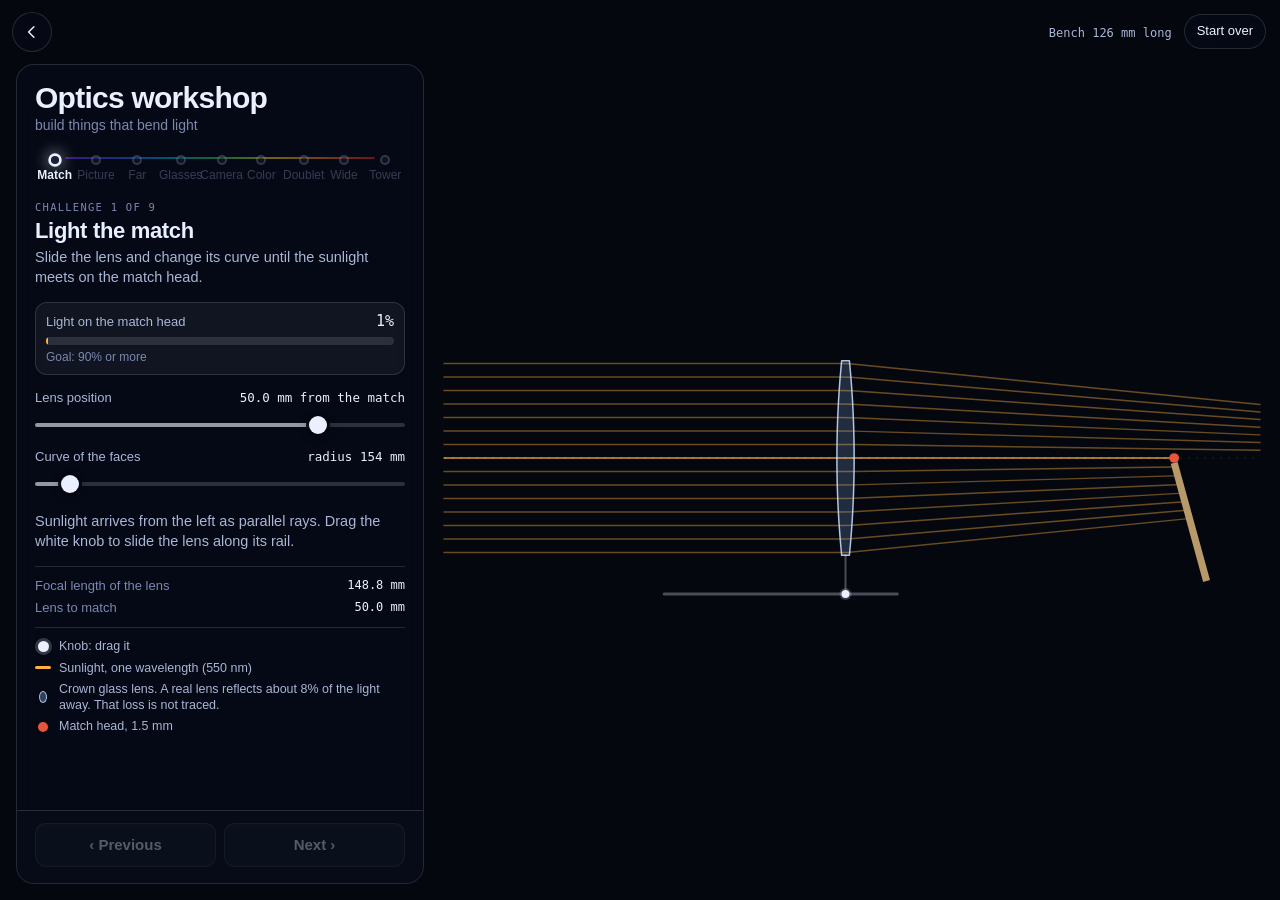
<file: optics/index.html>
<!doctype html>
<html lang="en">
<head>
<meta charset="utf-8">
<meta name="viewport" content="width=device-width, initial-scale=1, viewport-fit=cover">
<meta http-equiv="Content-Security-Policy" content="default-src 'none'; script-src 'self'; style-src 'self' https://fonts.googleapis.com; font-src https://fonts.gstatic.com; img-src 'self'; base-uri 'none'; object-src 'none'; manifest-src 'self'; form-action 'none'">
<meta name="referrer" content="strict-origin-when-cross-origin">
<title>Optics workshop</title>
<meta name="description" content="An optical engineering game: build a burning glass, a pair of glasses, a camera lens and a solar tower on a bench where every ray is really traced.">
<meta name="color-scheme" content="dark">
<meta name="theme-color" content="#05070F">
<link rel="manifest" href="../manifest.webmanifest">
<link rel="apple-touch-icon" href="../img/app/icon-180.png">
<meta name="apple-mobile-web-app-capable" content="yes">
<meta name="mobile-web-app-capable" content="yes">
<meta name="apple-mobile-web-app-title" content="Science viz">
<meta name="apple-mobile-web-app-status-bar-style" content="black">
<meta name="text-scale" content="scale">
<link rel="preconnect" href="https://fonts.googleapis.com">
<link rel="preconnect" href="https://fonts.gstatic.com" crossorigin>
<link rel="stylesheet" href="https://fonts.googleapis.com/css2?family=Bricolage+Grotesque:opsz,wght@12..96,400..700&family=JetBrains+Mono:wght@400;500&family=Source+Sans+3:wght@400;600&display=swap">
<link rel="modulepreload" href="../js/optics/glass.js">
<link rel="modulepreload" href="../js/optics/trace.js">
<link rel="modulepreload" href="../js/optics/levels.js">
<link rel="modulepreload" href="../js/optics/chart.js">
<link rel="modulepreload" href="../js/optics/picture.js">
<link rel="modulepreload" href="../js/optics/scene.js">
<link rel="stylesheet" href="../css/slider.css">
<link rel="stylesheet" href="../css/optics.css">
</head>
<body>
<canvas id="view" role="img" aria-label="Side view of the bench. The panel describes it and holds every control." aria-describedby="capTask"></canvas>

<a class="back" href="../" aria-label="Back to all experiences">
  <svg viewBox="0 0 24 24" width="18" height="18" aria-hidden="true"><path d="M14.5 5l-7 7 7 7" fill="none" stroke="currentColor" stroke-width="2" stroke-linecap="round" stroke-linejoin="round"/></svg>
</a>
<div class="topright">
  <div class="scalebar" aria-hidden="true"><b id="scaleText"></b></div>
  <button type="button" class="chip" id="reset">Start over</button>
</div>

<main class="panel" id="panel">
  <header class="title">
    <h1>Optics workshop</h1>
    <span>build things that bend light</span>
  </header>

  <nav class="stages" id="levels" aria-label="Challenge"></nav>

  <div class="cap" id="cap">
    <div class="eyebrow" id="eyebrow"></div>
    <h2 id="capTitle"></h2>
    <p id="capTask"></p>
  </div>

  <div class="meters" id="meters"></div>
  <div class="controls" id="controls"></div>

  <div class="step" id="step">
    <button type="button" id="prev" class="btn">‹ Previous</button>
    <button type="button" id="next" class="btn">Next ›</button>
    <button type="button" id="submit" class="btn primary submit" hidden>Submit</button>
  </div>
  <p class="visually-hidden" id="status" role="status"></p>

  <p class="more" id="capBody"></p>

  <div class="readout">
    <dl id="rows"></dl>
    <ul class="scenekey" id="key" aria-label="In the picture"></ul>
  </div>
</main>

<script type="module" src="../js/optics/main.js"></script>
<script type="module" src="../js/pwa.js"></script>
</body>
</html>
</file>
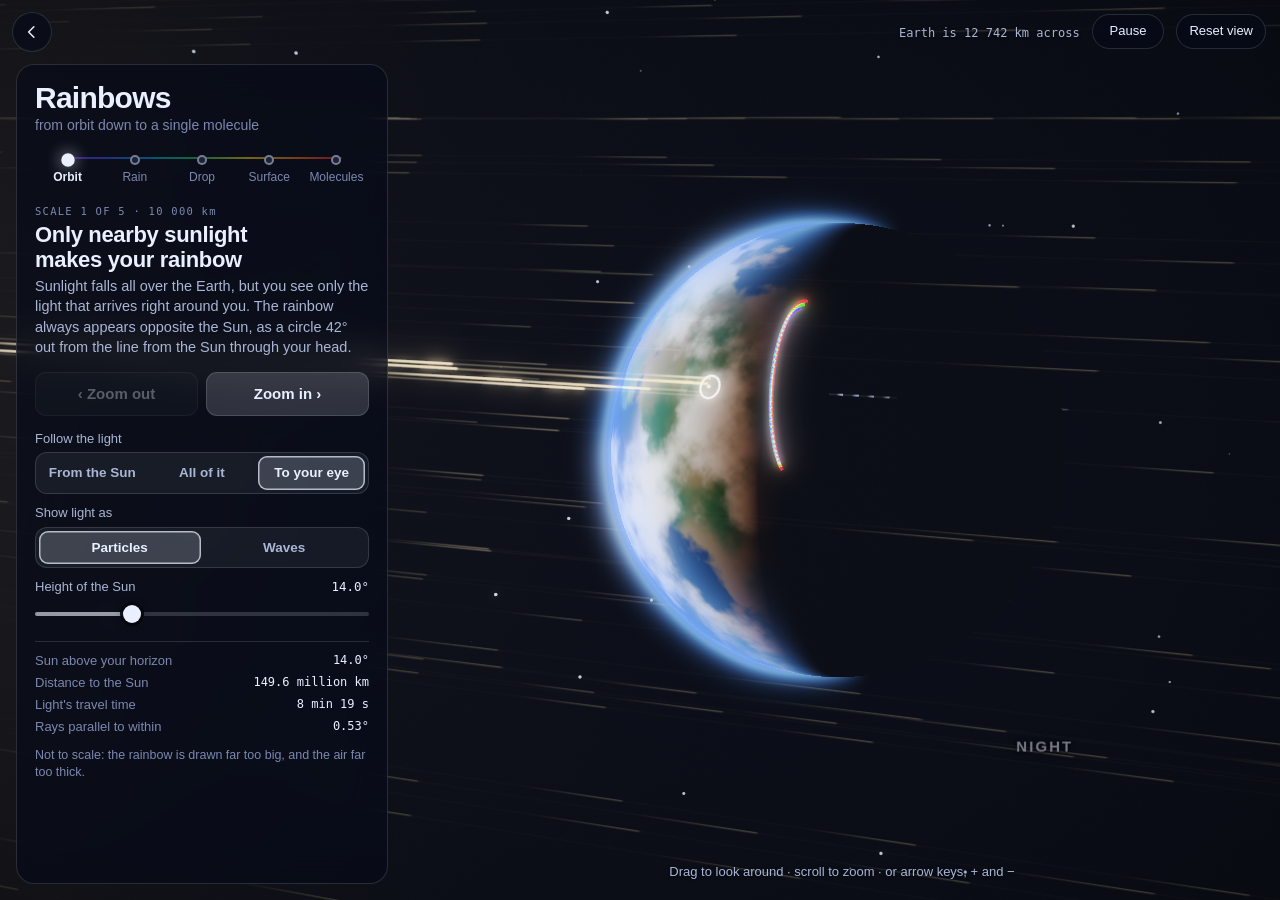
<file: rainbows/index.html>
<!doctype html>
<html lang="en">
<head>
<meta charset="utf-8">
<meta name="viewport" content="width=device-width, initial-scale=1, viewport-fit=cover">
<meta http-equiv="Content-Security-Policy" content="default-src 'none'; script-src 'self'; style-src 'self' https://fonts.googleapis.com; style-src-attr 'unsafe-inline'; font-src https://fonts.gstatic.com; img-src 'self'; base-uri 'none'; object-src 'none'; manifest-src 'self'; form-action 'none'">
<meta name="referrer" content="strict-origin-when-cross-origin">
<title>Rainbows</title>
<meta name="description" content="A rainbow in three dimensions at every scale, from orbit down to the molecules that slow light, with rays, photons and waves.">
<meta name="color-scheme" content="dark">
<meta name="theme-color" content="#05070F">
<link rel="manifest" href="../manifest.webmanifest">
<link rel="apple-touch-icon" href="../img/app/icon-180.png">
<meta name="apple-mobile-web-app-capable" content="yes">
<meta name="mobile-web-app-capable" content="yes">
<meta name="apple-mobile-web-app-title" content="Science viz">
<meta name="apple-mobile-web-app-status-bar-style" content="black">
<meta name="text-scale" content="scale">
<link rel="preconnect" href="https://fonts.googleapis.com">
<link rel="preconnect" href="https://fonts.gstatic.com" crossorigin>
<link rel="modulepreload" href="../js/rainbows/gl.js">
<link rel="modulepreload" href="../js/rainbows/optics.js">
<link rel="modulepreload" href="../js/rainbows/stages/common.js">
<link rel="modulepreload" href="../js/rainbows/stages/orbit.js">
<link rel="modulepreload" href="../js/rainbows/stages/sky.js">
<link rel="modulepreload" href="../js/rainbows/stages/rain.js">
<link rel="modulepreload" href="../js/rainbows/stages/drop.js">
<link rel="modulepreload" href="../js/rainbows/stages/surface.js">
<link rel="modulepreload" href="../js/rainbows/stages/atoms.js">
<link rel="stylesheet" href="../css/slider.css">
<link rel="stylesheet" href="../css/rainbows.css">
</head>
<body>
<canvas id="view" tabindex="0" role="application" aria-label="Rainbow 3D view" aria-describedby="hint capBody"></canvas>
<div id="labels" aria-hidden="true"></div>

<a class="back" href="../" aria-label="Back to all experiences">
  <svg viewBox="0 0 24 24" width="18" height="18" aria-hidden="true"><path d="M14.5 5l-7 7 7 7" fill="none" stroke="currentColor" stroke-width="2" stroke-linecap="round" stroke-linejoin="round"/></svg>
</a>
<div class="topright">
  <div class="scalebar" aria-hidden="true"><b id="scaleText"></b></div>
  <button type="button" class="chip" id="pause">Pause</button>
  <button type="button" class="chip" id="resetView">Reset view</button>
</div>
<p class="hint" id="hint">Drag to look around · pinch or scroll to zoom</p>

<main class="panel" id="panel">
  <header class="title">
    <h1>Rainbows</h1>
    <span>from orbit down to a single molecule</span>
  </header>

  <nav class="stages" id="stages" aria-label="Scale"></nav>

  <div class="cap" id="cap" aria-live="polite">
    <div class="eyebrow"><span id="stageNo"></span> · <span id="stageScale"></span></div>
    <h2 id="capTitle"></h2>
    <p id="capBody"></p>
  </div>

  <div class="step">
    <button type="button" id="prev" class="btn">‹ Zoom out</button>
    <button type="button" id="next" class="btn primary">Zoom in ›</button>
  </div>

  <div class="controls">
    <div class="ctl" data-c="focus">
      <span class="lab" id="lab-focus">Follow the light</span>
      <div class="seg" role="group" aria-labelledby="lab-focus">
        <button type="button" data-focus="sun">From the Sun</button>
        <button type="button" data-focus="both">All of it</button>
        <button type="button" data-focus="eye">To your eye</button>
      </div>
    </div>
    <div class="ctl" data-c="mode">
      <span class="lab" id="lab-mode">Show light as</span>
      <div class="seg" role="group" aria-labelledby="lab-mode">
        <button type="button" data-mode="ray">Particles</button>
        <button type="button" data-mode="wave">Waves</button>
      </div>
    </div>
    <div class="ctl" data-c="cross">
      <span class="lab" id="lab-cross">Which crossing</span>
      <div class="seg" role="group" aria-labelledby="lab-cross">
        <button type="button" data-cross="enter">Entering</button>
        <button type="button" data-cross="back">Back wall</button>
        <button type="button" data-cross="exit">Leaving</button>
      </div>
    </div>
    <div class="ctl" data-c="sun">
      <div class="lab"><label for="sun">Height of the Sun</label><b id="sunV" aria-hidden="true"></b></div>
      <input id="sun" type="range" min="0" max="50" step="0.5" value="14">
    </div>
    <div class="ctl" data-c="bowpos">
      <div class="lab"><label for="bowpos">Slide the drop through the bow</label><b id="bowposV" aria-hidden="true"></b></div>
      <input id="bowpos" class="spec" type="range" min="-0.8" max="1.6" step="0.01" value="0.5">
    </div>
    <div class="ctl" data-c="tilt">
      <div class="lab"><label for="tilt">Angle the light arrives at</label><b id="tiltV" aria-hidden="true"></b></div>
      <input id="tilt" type="range" min="0" max="75" step="0.1" value="59.4">
    </div>
    <div class="ctl" data-c="theta">
      <div class="lab"><label for="theta">Angle the light meets the surface</label><b id="thetaV" aria-hidden="true"></b></div>
      <input id="theta" type="range" min="0" max="85" step="0.1" value="59.4">
    </div>
    <div class="ctl" data-c="lambda">
      <div class="lab"><label for="lambda">Wavelength in air</label><b id="lambdaV" aria-hidden="true"></b></div>
      <input id="lambda" class="spec" type="range" min="400" max="700" step="1" value="550">
    </div>
    <div class="ctl" data-c="pol">
      <span class="lab" id="lab-pol">Electric field points</span>
      <div class="seg" role="group" aria-labelledby="lab-pol">
        <button type="button" data-pol="s">Along the surface</button>
        <button type="button" data-pol="p">In the plane of the bend</button>
      </div>
    </div>
    <div class="ctl toggles" data-c="bfield">
      <label class="toggle" for="bfield"><input id="bfield" type="checkbox"><span>Show the magnetic field too</span></label>
    </div>
    <div class="ctl" data-c="key">
      <span class="lab" id="lab-key">In the picture</span>
      <ul class="key" aria-labelledby="lab-key">
        <li><i class="k-sun"></i>Sunlight</li>
        <li><i class="k-rain"></i>Raindrops</li>
        <li><i class="k-eye"></i>Color sent to your eye</li>
      </ul>
    </div>
    <div class="ctl toggles" data-c="exag">
      <label class="toggle" for="exag"><input id="exag" type="checkbox"><span>Spread the colors 5× wider than real</span></label>
    </div>
    <div class="ctl toggles" data-c="second">
      <label class="toggle" for="second"><input id="second" type="checkbox"><span>Follow a second reflection (the outer bow)</span></label>
    </div>
  </div>

  <div class="readout" id="readout"></div>
</main>

<div class="fail" id="fail" hidden>
  <h2>This needs WebGL 2</h2>
  <p>Your browser could not start the 3D view. A recent version of Chrome, Firefox, Edge or Safari will run it.</p>
</div>

<script type="module" src="../js/rainbows/main.js"></script>
<script type="module" src="../js/pwa.js"></script>
</body>
</html>
</file>
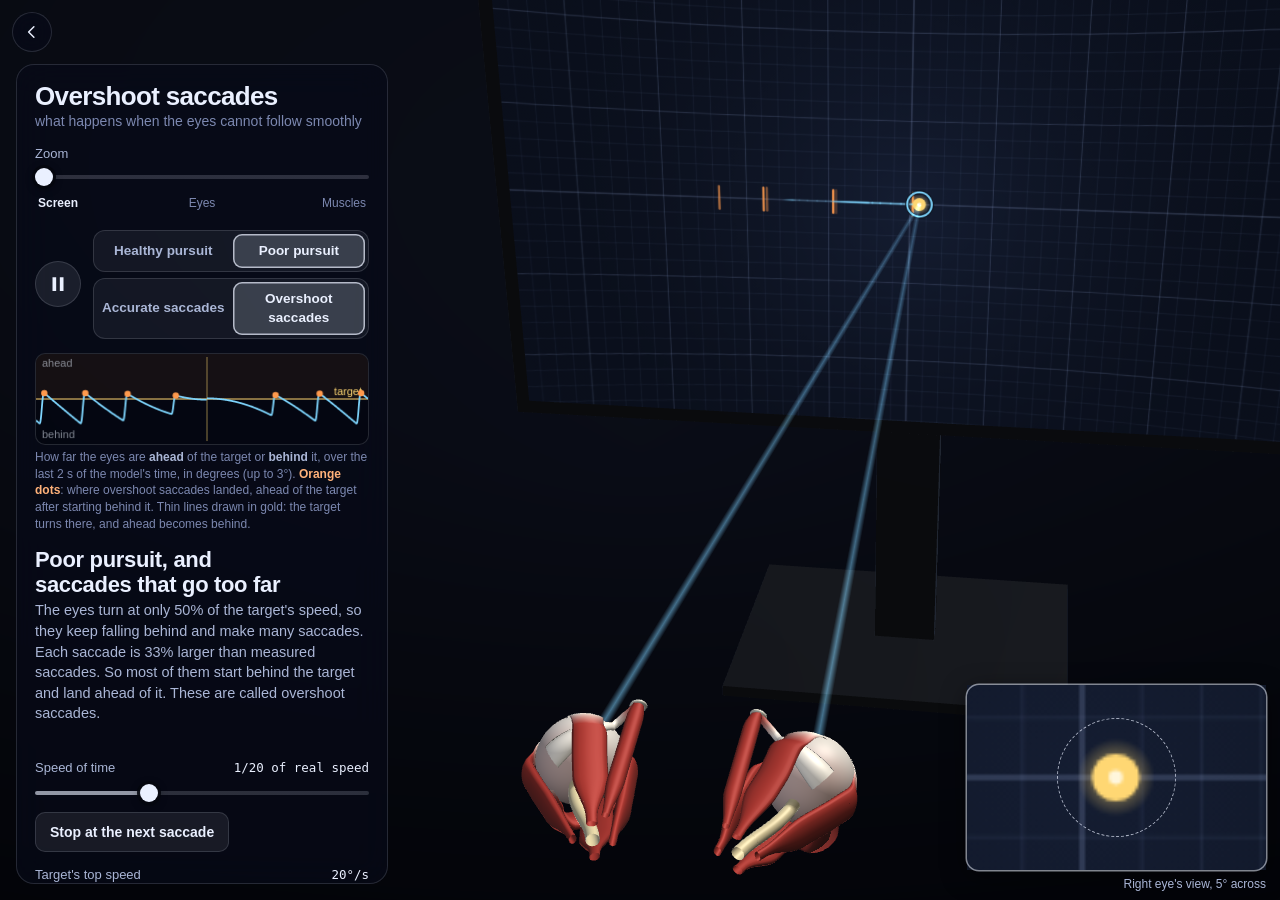
<file: saccade/index.html>
<!doctype html>
<html lang="en">
<head>
<meta charset="utf-8">
<meta name="viewport" content="width=device-width, initial-scale=1, viewport-fit=cover">
<meta http-equiv="Content-Security-Policy" content="default-src 'none'; script-src 'self'; style-src 'self' https://fonts.googleapis.com; font-src https://fonts.gstatic.com; img-src 'self'; connect-src 'self'; base-uri 'none'; object-src 'none'; manifest-src 'self'; form-action 'none'">
<meta name="referrer" content="strict-origin-when-cross-origin">
<title>Overshoot saccades</title>
<meta name="description" content="Two eyes in 3D follow a moving target on a screen. Compare healthy and poor pursuit, with quick jumps sized as measured or made to go too far.">
<meta name="color-scheme" content="dark">
<meta name="theme-color" content="#05070F">
<link rel="manifest" href="../manifest.webmanifest">
<link rel="apple-touch-icon" href="../img/app/icon-180.png">
<meta name="apple-mobile-web-app-capable" content="yes">
<meta name="mobile-web-app-capable" content="yes">
<meta name="apple-mobile-web-app-title" content="Science viz">
<meta name="apple-mobile-web-app-status-bar-style" content="black">
<link rel="preconnect" href="https://fonts.googleapis.com">
<link rel="preconnect" href="https://fonts.gstatic.com" crossorigin>
<link rel="stylesheet" href="https://fonts.googleapis.com/css2?family=Bricolage+Grotesque:opsz,wght@12..96,400..700&family=Source+Sans+3:wght@400;600&family=JetBrains+Mono:wght@400;500&display=swap">
<link rel="stylesheet" href="../css/slider.css">
<link rel="stylesheet" href="../css/saccade.css?v=5e5ad9d2">
</head>
<body>
<canvas id="view" role="img" aria-label="Two eyes, with the muscles that turn them, following a target on a screen, at the chosen zoom" aria-describedby="capTitle capBody"></canvas>
<div class="inset" id="inset" aria-hidden="true"><i id="fovea"></i><span id="insetLabel"></span></div>

<a class="back" href="../" aria-label="Back to all experiences">
  <svg viewBox="0 0 24 24" width="18" height="18" aria-hidden="true"><path d="M14.5 5l-7 7 7 7" fill="none" stroke="currentColor" stroke-width="2" stroke-linecap="round" stroke-linejoin="round"/></svg>
</a>

<div class="oops" id="oops" role="alert" hidden>
  <p id="oopsText">The picture could not be drawn. Loading the page again usually fixes it.</p>
  <button type="button" id="reload">Load again</button>
</div>
<p class="loading" id="loading">Loading…</p>

<main class="panel" id="panel">
  <header class="title">
    <h1>Overshoot saccades</h1>
    <span>what happens when the eyes cannot follow smoothly</span>
  </header>

  <div class="zoom">
    <div class="lab"><label for="zoom">Zoom</label></div>
    <input id="zoom" type="range" min="0" max="2" step="0.002" value="0">
    <nav class="stops" id="stops" aria-label="Zoom to a scale"></nav>
  </div>

  <div class="transport">
    <button type="button" class="play" id="play" aria-label="Play" aria-pressed="false">
      <svg class="i-play" viewBox="0 0 24 24" width="22" height="22" aria-hidden="true"><path d="M7 4.5v15l12-7.5z" fill="currentColor"/></svg>
      <svg class="i-pause" viewBox="0 0 24 24" width="22" height="22" aria-hidden="true"><path d="M6 4.5h4v15H6zM14 4.5h4v15h-4z" fill="currentColor"/></svg>
    </button>
    <div class="segs">
      <div class="seg" role="group" aria-label="Pursuit" id="conds"></div>
      <div class="seg" role="group" aria-label="Saccades" id="saccs"></div>
    </div>
  </div>

  <figure class="tracebox">
    <canvas id="trace" role="img" aria-label="Graph over the last 2 seconds of how far the eyes are ahead of the target or behind it"></canvas>
    <figcaption class="fine">How far the eyes are <b>ahead</b> of the target or <b>behind</b> it, over the last 2 s of the model's time, in degrees (up to 3°). <span class="k orange">Orange dots</span>: where overshoot saccades landed, ahead of the target after starting behind it.<span id="traceT"></span></figcaption>
  </figure>

  <div class="cap" id="cap" aria-live="polite">
    <h2 id="capTitle"></h2>
    <p id="capBody"></p>
  </div>

  <div class="speedrow">
    <div class="lab"><label for="speed">Speed of time</label><b id="speedV" aria-hidden="true"></b></div>
    <input id="speed" type="range" min="0" max="6" step="1" value="2">
    <button type="button" class="ghost" id="next">Stop at the next saccade</button>
  </div>

  <div class="target">
    <div class="lab"><label for="tspeed">Target's top speed</label><b id="tspeedV" aria-hidden="true"></b></div>
    <input id="tspeed" type="range" min="5" max="40" step="1" value="20">
    <label class="check"><input type="checkbox" id="auto" checked> The target swings by itself</label>
    <p class="fine">Tap the screen in the picture to make the target jump there, or drag it.</p>
  </div>

  <dl class="nums" id="nums">
    <div class="wide big"><dd id="landV"></dd><dt>where the last saccade landed</dt></div>
    <div><dd id="gainV"></dd><dt>eye speed ÷ target speed while following, last 2 s (the pursuit gain)</dt></div>
    <div><dd id="overV" class="orange"></dd><dt id="overT">saccades in the last 5 s that were overshoot saccades</dt></div>
    <div class="wide"><dd id="lastV"></dd><dt>the last saccade's size, time and top speed</dt></div>
  </dl>

  <details class="each" id="each">
    <summary>Each muscle</summary>
    <p class="fine">Six muscles turn each eye. The number is the nerve signal to each muscle of the right eye, in spikes per second. A muscle is drawn brighter red when its signal is higher. Point at a name to light that muscle in gold.</p>
    <ul id="muscleList"></ul>
  </details>
  <details class="sources" open><summary>What the clinic's note may mean</summary><div id="note"></div></details>
  <details class="sources"><summary>How the picture is made</summary><p class="fine" id="insetText"></p><div id="modelNote"></div></details>
  <p class="fine">Not medical advice: ask your eye doctor what your own results mean.</p>
  <details class="sources"><summary>Sources for what this page says</summary><ol id="sources"></ol></details>
</main>

<script type="module" src="../js/saccade/main.js?v=5e5ad9d2"></script>
<script type="module" src="../js/pwa.js"></script>
</body>
</html>
</file>
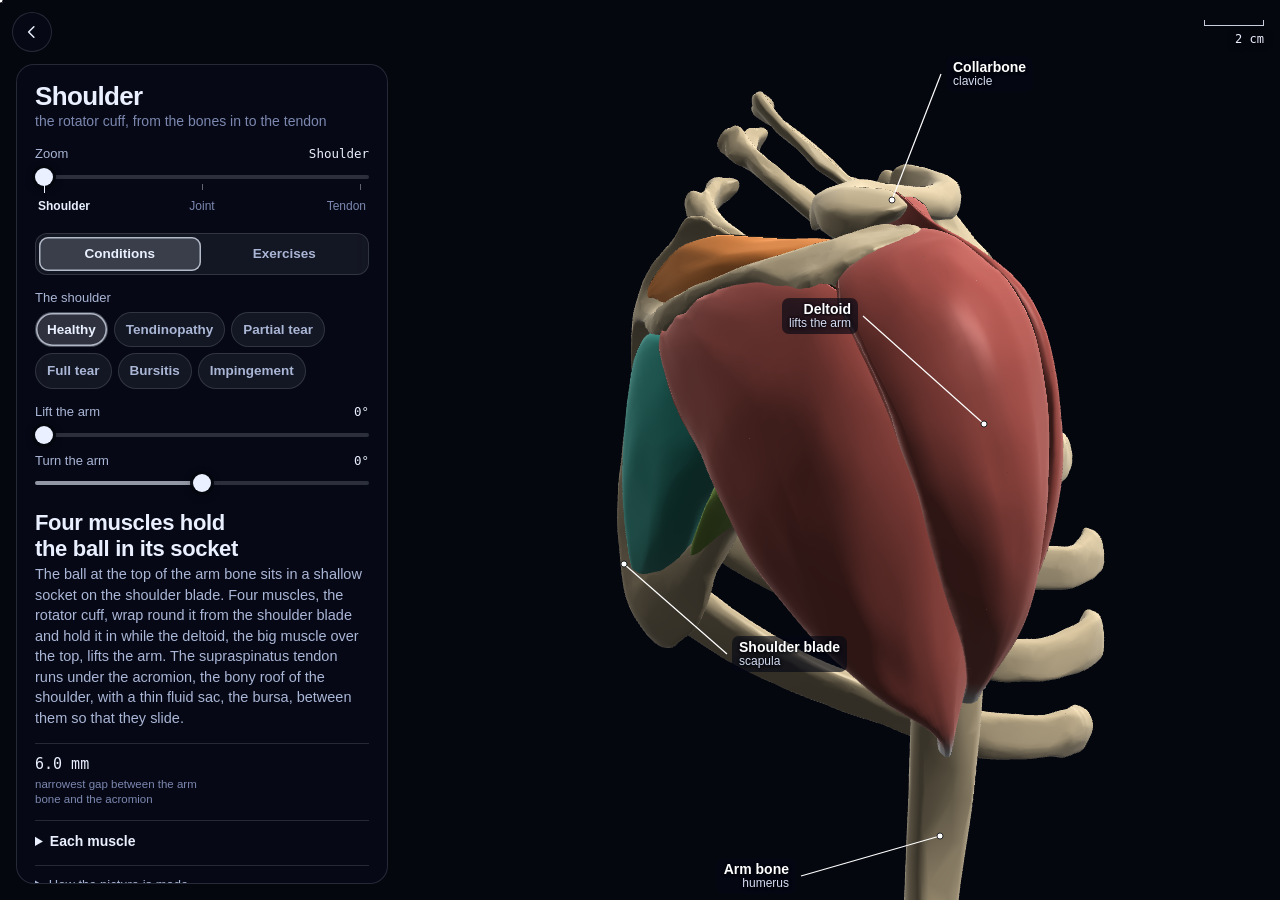
<file: shoulder/index.html>
<!doctype html>
<html lang="en">
<head>
<meta charset="utf-8">
<meta name="viewport" content="width=device-width, initial-scale=1, viewport-fit=cover">
<meta http-equiv="Content-Security-Policy" content="default-src 'none'; script-src 'self'; style-src 'self' https://fonts.googleapis.com; font-src https://fonts.gstatic.com; img-src 'self'; connect-src 'self'; base-uri 'none'; object-src 'none'; manifest-src 'self'; form-action 'none'">
<meta name="referrer" content="strict-origin-when-cross-origin">
<title>Shoulder</title>
<meta name="description" content="The rotator cuff in 3D: scanned bones and muscles built to match scans, healthy, torn, swollen and pinched, and moving through physical therapy exercises.">
<meta name="color-scheme" content="dark">
<meta name="theme-color" content="#05070F">
<link rel="manifest" href="../manifest.webmanifest">
<link rel="apple-touch-icon" href="../img/app/icon-180.png">
<meta name="apple-mobile-web-app-capable" content="yes">
<meta name="mobile-web-app-capable" content="yes">
<meta name="apple-mobile-web-app-title" content="Science viz">
<meta name="apple-mobile-web-app-status-bar-style" content="black">
<link rel="preconnect" href="https://fonts.googleapis.com">
<link rel="preconnect" href="https://fonts.gstatic.com" crossorigin>
<link rel="stylesheet" href="https://fonts.googleapis.com/css2?family=Bricolage+Grotesque:opsz,wght@12..96,400..700&family=Source+Sans+3:wght@400;600&family=JetBrains+Mono:wght@400;500&display=swap">
<link rel="stylesheet" href="../css/slider.css">
<link rel="stylesheet" href="../css/shoulder.css?v=b2a1f60e">
</head>
<body>
<canvas id="view" role="img" aria-label="Picture of the right shoulder at the chosen zoom, condition and arm position" aria-describedby="capTitle capBody"></canvas>
<div class="labels" id="labels" aria-hidden="true"><svg id="leaders"></svg></div>

<a class="back" href="../" aria-label="Back to all experiences">
  <svg viewBox="0 0 24 24" width="18" height="18" aria-hidden="true"><path d="M14.5 5l-7 7 7 7" fill="none" stroke="currentColor" stroke-width="2" stroke-linecap="round" stroke-linejoin="round"/></svg>
</a>
<div class="scalebar" aria-hidden="true"><i id="scaleBar"></i><b id="scaleText"></b></div>

<div class="oops" id="oops" role="alert" hidden>
  <p id="oopsText">The picture could not be drawn. Loading the page again usually fixes it.</p>
  <button type="button" id="reload">Load again</button>
</div>
<p class="loading" id="loading">Loading the scanned bones…</p>

<main class="panel" id="panel">
  <header class="title">
    <h1>Shoulder</h1>
    <span>the rotator cuff, from the bones in to the tendon</span>
  </header>

  <div class="zoom">
    <div class="lab"><label for="zoom">Zoom</label><b id="zoomV" aria-hidden="true"></b></div>
    <input id="zoom" type="range" min="0" max="2" step="0.002" value="0">
    <div class="ticks zt" id="zticks" aria-hidden="true"></div>
    <nav class="stops" id="stops" aria-label="Zoom to a scale"></nav>
  </div>

  <div class="seg mode" role="group" aria-label="What to do">
    <button type="button" data-mode="explore" aria-pressed="true">Conditions</button>
    <button type="button" data-mode="exercise" aria-pressed="false">Exercises</button>
  </div>

  <div class="ctl" id="condCtl">
    <span class="lab" id="lab-cond">The shoulder</span>
    <div class="chips" role="group" aria-labelledby="lab-cond" id="conds"></div>
  </div>

  <div class="ctl" id="exCtl" hidden>
    <span class="lab" id="lab-ex">Exercise</span>
    <div class="chips" role="group" aria-labelledby="lab-ex" id="exs"></div>
  </div>

  <div class="arm" id="armCtl">
    <div class="row">
      <div class="lab"><label for="lift">Lift the arm</label><b id="liftV" aria-hidden="true"></b></div>
      <input id="lift" type="range" min="0" max="150" step="1" value="0">
    </div>
    <div class="row">
      <div class="lab"><label for="turn">Turn the arm</label><b id="turnV" aria-hidden="true"></b></div>
      <input id="turn" type="range" min="-60" max="60" step="1" value="0">
    </div>
  </div>

  <div class="transport" id="exPlay" hidden>
    <button type="button" class="play" id="play" aria-label="Play the exercise" aria-pressed="false">
      <svg class="i-play" viewBox="0 0 24 24" width="22" height="22" aria-hidden="true"><path d="M7 4.5v15l12-7.5z" fill="currentColor"/></svg>
      <svg class="i-pause" viewBox="0 0 24 24" width="22" height="22" aria-hidden="true"><path d="M6 4.5h4v15H6zM14 4.5h4v15h-4z" fill="currentColor"/></svg>
    </button>
    <div class="prog">
      <div class="lab"><label for="phase">Through the exercise</label><b id="phaseV" aria-hidden="true"></b></div>
      <input id="phase" type="range" min="0" max="1000" step="1" value="0">
    </div>
  </div>

  <div class="cap" id="cap" aria-live="polite">
    <h2 id="capTitle"></h2>
    <p id="capBody"></p>
  </div>

  <dl class="nums" id="nums">
    <div><dd id="gapV"></dd><dt>narrowest gap between the arm bone and the acromion</dt></div>
  </dl>

  <details class="each" id="each">
    <summary>Each muscle</summary>
    <p class="fine">Tap a muscle and it pulls alone. Each number is how much longer (+) or shorter (−) a muscle is than with the arm hanging.</p>
    <ul id="muscleList"></ul>
    <div class="flex" id="flexCtl" hidden>
      <div class="lab"><label for="flex">Contract</label><b id="flexV" aria-hidden="true"></b></div>
      <input id="flex" type="range" min="0" max="100" step="1" value="0">
      <p class="fine" id="flexNote"></p>
    </div>
  </details>

  <p class="fine" id="note"></p>
  <details class="sources"><summary>How the picture is made</summary><p class="fine" id="modelNote"></p></details>
  <p class="fine">Not medical advice: ask a doctor or physical therapist about a shoulder that hurts.</p>
  <p class="fine credit">Bones and muscle shapes: BodyParts3D, © The Database Center for Life Science, licensed under CC Attribution 4.0 International.</p>
  <details class="sources"><summary>Sources for what this page says</summary><ol id="sources"></ol></details>
</main>

<script type="module" src="../js/shoulder/main.js?v=b2a1f60e"></script>
<script type="module" src="../js/pwa.js"></script>
</body>
</html>
</file>
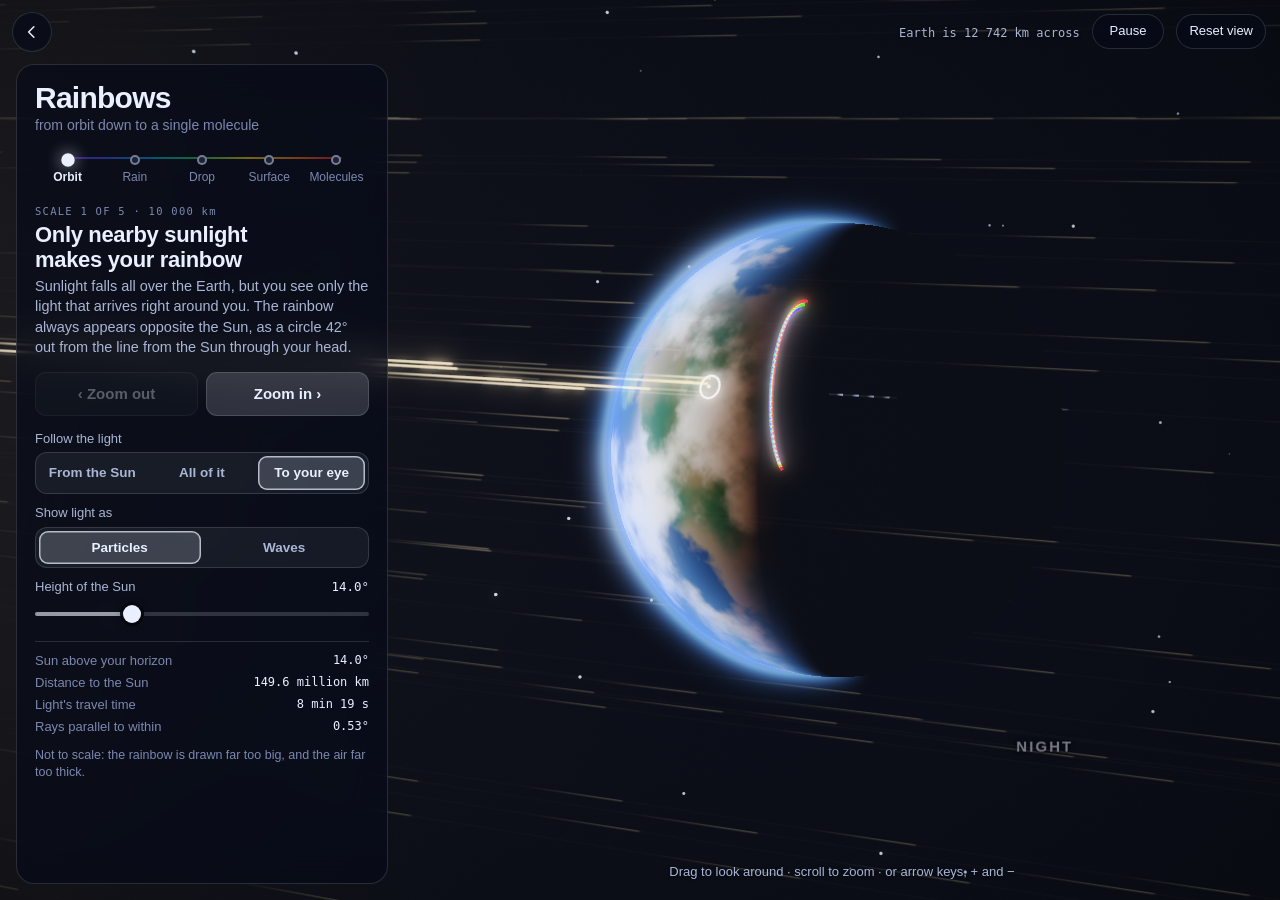
<file: v2/index.html>
<!doctype html>
<html lang="en">
<head>
<meta charset="utf-8">
<meta name="viewport" content="width=device-width, initial-scale=1">
<meta http-equiv="Content-Security-Policy" content="default-src 'none'; script-src 'self'">
<meta name="robots" content="noindex">
<title>Rainbows has moved</title>
<link rel="canonical" href="../rainbows/">
</head>
<body>
<p>Rainbows has moved to <a href="../rainbows/">rainbows/</a>.</p>
<script src="../js/moved.js"></script>
</body>
</html>
</file>
<file: css/slider.css>
/* Sliders and touch, shared by every page. Load it before the page's own stylesheet, which may change a slider's colors.
   js/touch/slider.js works the sliders: a press anywhere on a slider's row takes hold of it, and while held it has the
   class `held`. The knob keeps its drawn size of 18px for layout (the scale names under the Zoom sliders line up with
   it); it is only scaled up on screen, larger under a finger, and larger again while held. */
input[type=range]{--v:0%;--knob:18px;-webkit-appearance:none;appearance:none;width:100%;height:var(--range-h,26px);margin:0;padding:0;border:0;background:transparent;cursor:pointer;touch-action:pinch-zoom;-webkit-user-select:none;user-select:none;-webkit-touch-callout:none;-webkit-tap-highlight-color:transparent}
input[type=range]::-webkit-slider-runnable-track{height:4px;border-radius:2px;background:linear-gradient(90deg,rgba(234,240,255,.62) var(--v),rgba(234,240,255,.17) var(--v))}
input[type=range]::-moz-range-track{height:4px;border-radius:2px;background:rgba(234,240,255,.17)}
input[type=range]::-moz-range-progress{height:4px;border-radius:2px;background:rgba(234,240,255,.62)}
input[type=range]::-webkit-slider-thumb{-webkit-appearance:none;width:18px;height:18px;margin-top:-7px;border-radius:50%;background:var(--ink);border:0;box-shadow:0 0 0 3px rgba(5,7,15,.9),0 2px 8px rgba(0,0,0,.6);transition:transform .12s ease-out,box-shadow .12s ease-out}
input[type=range]::-moz-range-thumb{width:18px;height:18px;border-radius:50%;background:var(--ink);border:0;box-shadow:0 0 0 3px rgba(5,7,15,.9);transition:transform .12s ease-out,box-shadow .12s ease-out}
input[type=range].held::-webkit-slider-thumb{transform:scale(1.4);box-shadow:0 0 0 2px rgba(5,7,15,.9),0 0 0 7px rgba(234,240,255,.28),0 2px 8px rgba(0,0,0,.6)}
input[type=range].held::-moz-range-thumb{transform:scale(1.4);box-shadow:0 0 0 2px rgba(5,7,15,.9),0 0 0 7px rgba(234,240,255,.28)}
input[type=range]:disabled{cursor:not-allowed}

/* A press on a button shows at once. (iPad Safari shows :active only because slider.js listens for touches.) */
:where(button,summary,.btn,.chip):active{filter:brightness(1.35)}

@media (pointer:coarse){
  /* a finger-high row, and a knob a finger can see around: 18px drawn, 26px on screen, 34px while held */
  input[type=range]{height:44px}
  input[type=range]::-webkit-slider-thumb{transform:scale(1.45)}
  input[type=range]::-moz-range-thumb{transform:scale(1.45)}
  input[type=range].held::-webkit-slider-thumb{transform:scale(1.9)}
  input[type=range].held::-moz-range-thumb{transform:scale(1.9)}
  /* no text selection or callout from a long press: the pages work as an app. Text fields stay selectable. */
  body{-webkit-user-select:none;user-select:none;-webkit-touch-callout:none;-webkit-tap-highlight-color:transparent}
  :where(input:not([type=range],[type=checkbox],[type=radio],[type=button]),textarea,[contenteditable]){-webkit-user-select:text;user-select:text;-webkit-touch-callout:default}
}
@media (prefers-reduced-motion:reduce){
  input[type=range]::-webkit-slider-thumb{transition:none}
  input[type=range]::-moz-range-thumb{transition:none}
}
</file>
<file: css/optics.css>
/* Optics workshop. The bench fills the screen; one glass panel holds the brief, the score and the
   controls (a left rail on wide screens, a bottom sheet on phones). Same look as Rainbows. */
:root{
  --bg:#05070F; --ink:#EAF0FF; --ink2:#AAB6D6; --ink3:#7C88B0; --line:rgba(234,240,255,.14);
  --glass:rgba(7,11,24,.68); --focus:#9FB4FF; --light:#ffb13b; --good:#6fe3a1;
  --display:'Bricolage Grotesque','Helvetica Neue',Arial,sans-serif;
  --body:'Source Sans 3','Segoe UI',Roboto,sans-serif;
  --mono:'JetBrains Mono',ui-monospace,Menlo,monospace;
  --spectrum:linear-gradient(90deg,#7b2cff,#3b5bff,#00b0d8,#3ccf5a,#f2d41d,#ff7a1a,#e8202b);
  color-scheme:dark;
}
*{box-sizing:border-box}
[hidden]{display:none!important}
html,body{height:100%;margin:0;background:var(--bg);color:var(--ink);font-family:var(--body);line-height:1.45;overflow:hidden;overscroll-behavior:none;touch-action:manipulation}   /* no double-tap zoom from quick taps on buttons; pinch still zooms */
/* Only the canvas gives up the browser's touch gestures, so the panel still scrolls. */
#view{position:fixed;inset:0;width:100%;height:100%;display:block;touch-action:pinch-zoom;-webkit-user-select:none;user-select:none;-webkit-touch-callout:none}
#view.can{cursor:grab}
#view.ew{cursor:ew-resize}
#view.ns{cursor:ns-resize}
#view.held{cursor:grabbing}
:focus-visible{outline:2px solid var(--focus);outline-offset:3px}

.back{position:fixed;top:calc(12px + env(safe-area-inset-top));left:calc(12px + env(safe-area-inset-left));width:40px;height:40px;border-radius:50%;display:grid;place-items:center;color:var(--ink);background:var(--glass);border:1px solid var(--line);backdrop-filter:blur(12px);-webkit-backdrop-filter:blur(12px);z-index:3}
@media (hover:hover){.back:hover{background:rgba(234,240,255,.16)}}
.topright{position:fixed;top:calc(14px + env(safe-area-inset-top));right:calc(14px + env(safe-area-inset-right));display:flex;align-items:center;gap:12px;z-index:3}
.scalebar b{font-family:var(--mono);font-weight:400;font-size:0.75rem;color:var(--ink2);font-variant-numeric:tabular-nums;text-shadow:0 1px 3px rgba(3,5,12,.9)}
.chip{padding:7px 12px;border-radius:999px;border:1px solid var(--line);background:var(--glass);backdrop-filter:blur(12px);-webkit-backdrop-filter:blur(12px);color:var(--ink);font:inherit;font-size:0.8125rem;cursor:pointer}
@media (hover:hover){.chip:hover{background:rgba(234,240,255,.16)}}

/* On a phone the page sets the sheet's height (--sheet) so that the bench above it is exactly as tall as it needs to be; nothing in the sheet changes that height. */
.panel{position:fixed;left:0;right:0;bottom:0;z-index:2;display:grid;gap:10px;align-content:start;padding:10px max(14px,env(safe-area-inset-right)) calc(12px + env(safe-area-inset-bottom)) max(14px,env(safe-area-inset-left));background:var(--glass);backdrop-filter:blur(18px) saturate(1.2);-webkit-backdrop-filter:blur(18px) saturate(1.2);border-top:1px solid var(--line);border-radius:20px 20px 0 0;height:var(--sheet,50%);overflow-y:auto;overscroll-behavior:contain}
.title h1,.title span{position:absolute;width:1px;height:1px;margin:-1px;overflow:hidden;clip-path:inset(50%);white-space:nowrap}
.title h1{font-family:var(--display);font-weight:600;font-size:1.875rem;letter-spacing:-.025em;line-height:1;margin:0}
.title span{font-size:0.875rem;color:var(--ink3)}

.stages{display:grid;grid-auto-flow:column;grid-auto-columns:1fr;gap:2px;position:relative}
.stages::before{content:"";position:absolute;left:8%;right:8%;top:8px;height:2px;border-radius:1px;background:var(--spectrum);opacity:.45}
.stages button{position:relative;display:grid;justify-items:center;align-content:start;gap:4px;padding:2px 0 3px;border:0;background:transparent;color:var(--ink3);font:inherit;font-size:0.75rem;line-height:1.15;cursor:pointer;border-radius:8px;min-width:0}
.stages button i{width:10px;height:10px;margin-top:4px;border-radius:50%;background:#1a2138;border:2px solid rgba(234,240,255,.45);transition:transform .2s}
@media (hover:hover){.stages button:hover{color:var(--ink)}}
.stages button.locked{opacity:.4;cursor:default}
@media (hover:hover){.stages button.locked:hover{color:var(--ink3)}}
.stages button.done i{background:var(--good);border-color:var(--good)}
.stages button[aria-current="true"]{color:var(--ink);font-weight:600}
.stages button[aria-current="true"] i{transform:scale(1.35);box-shadow:0 0 12px rgba(234,240,255,.7);border-color:var(--ink)}

.cap{display:grid;gap:3px;align-content:start}
.eyebrow{font-family:var(--mono);font-size:0.6562rem;letter-spacing:.12em;text-transform:uppercase;color:var(--ink3)}
.cap h2{font-family:var(--display);font-weight:600;font-size:1.1875rem;letter-spacing:-.015em;line-height:1.15;margin:0;text-wrap:balance}
.cap p{margin:0;font-size:0.8438rem;line-height:1.42;color:var(--ink2);max-width:62ch;text-wrap:pretty}

.meters{display:grid;gap:8px;grid-template-columns:repeat(auto-fit,minmax(150px,1fr))}
.meter{min-width:0;display:grid;gap:4px;padding:8px 10px;border-radius:12px;border:1px solid var(--line);background:rgba(234,240,255,.05)}
/* Nothing in a card or a control row may wrap as its number changes: one line each, the name giving way. Two cards side by side put the number under the name. */
.meter .lab,.ctl .lab{flex-wrap:nowrap}
.meter .lab span,.ctl .lab label{min-width:0;overflow:hidden;text-overflow:ellipsis;white-space:nowrap}
.meters.two .lab{flex-direction:column;align-items:flex-start;gap:0}
.meter small{white-space:nowrap;overflow:hidden;text-overflow:ellipsis}
.meter .lab b{font-size:0.9375rem}
.meter .track{height:8px;border-radius:4px;background:rgba(234,240,255,.12);overflow:hidden}
.meter .track i{display:block;height:100%;width:0;border-radius:4px;background:var(--light);transition:width .12s linear}
.meter .track u{display:none}
/* a value that must land in a band: the band is marked on the scale and a marker slides along it */
.meter .track.range{position:relative;overflow:visible}
.meter .track.range u{display:block;position:absolute;top:0;bottom:0;border-radius:4px;background:rgba(234,240,255,.3)}
.meter .track.range i{position:absolute;top:-3px;bottom:-3px;height:auto;width:4px;margin-left:-2px;border-radius:2px;transition:left .12s linear}
.meter.ok .track.range u{background:rgba(111,227,161,.35)}
.meter small{font-size:0.75rem;color:var(--ink3)}
.meter.ok{border-color:rgba(111,227,161,.55)}
.meter.ok .track i{background:var(--good)}
.meter.ok small{color:var(--good)}

.more{margin:0;font-size:0.8438rem;line-height:1.42;color:var(--ink2);max-width:62ch;text-wrap:pretty}


.step{display:grid;grid-template-columns:1fr 1fr;gap:8px}
/* One bar at the foot of the panel, always in view: back on the left, the way forward on the right.
   The right-hand button is Next, or Submit while the goal is met and the challenge is not yet solved. */
.panel{display:flex;flex-direction:column}
.panel>*{flex:none}
.panel>.step{order:99;position:sticky;bottom:calc(-12px - env(safe-area-inset-bottom));z-index:1;margin:auto calc(-1 * max(14px,env(safe-area-inset-right))) calc(-12px - env(safe-area-inset-bottom)) calc(-1 * max(14px,env(safe-area-inset-left)));padding:10px max(14px,env(safe-area-inset-right)) calc(12px + env(safe-area-inset-bottom)) max(14px,env(safe-area-inset-left));background:#070b18;border-top:1px solid var(--line)}
.btn.submit{box-shadow:0 0 18px rgba(111,227,161,.4)}
.btn{padding:10px 12px;border-radius:11px;border:1px solid var(--line);background:rgba(234,240,255,.06);color:var(--ink);font:inherit;font-family:var(--display);font-weight:600;font-size:0.9375rem;cursor:pointer}
@media (hover:hover){.btn:hover:not([aria-disabled="true"]){background:rgba(234,240,255,.16)}}
.btn.primary{background:rgba(111,227,161,.2);border-color:rgba(111,227,161,.55)}
@media (hover:hover){.btn.primary:hover:not([aria-disabled="true"]){background:rgba(111,227,161,.3)}}
.btn[aria-disabled="true"]{opacity:.35;cursor:default}

.controls{display:grid;gap:10px}
.controls:empty{display:none}
.ctl{display:grid;gap:4px}
.lab{display:flex;justify-content:space-between;align-items:baseline;gap:8px;font-size:0.8125rem;color:var(--ink2)}
.lab b{font-family:var(--mono);font-weight:500;font-size:0.7812rem;color:var(--ink);font-variant-numeric:tabular-nums;text-align:right;white-space:nowrap}

.seg{display:grid;grid-auto-flow:column;grid-auto-columns:1fr;gap:3px;padding:3px;border-radius:12px;background:rgba(234,240,255,.06);border:1px solid var(--line)}
.seg button{padding:7px 4px;border-radius:9px;border:0;background:transparent;color:var(--ink2);font:inherit;font-size:0.8438rem;font-weight:600;cursor:pointer;min-width:0}
@media (hover:hover){.seg button:hover{color:var(--ink)}}
.seg button[aria-pressed="true"]{background:rgba(234,240,255,.18);color:var(--ink);box-shadow:inset 0 0 0 1.5px rgba(234,240,255,.7)}


.readout{font-size:0.8125rem;color:var(--ink2);display:grid;gap:10px;align-content:start}
.readout dl{margin:0;padding-top:10px;border-top:1px solid var(--line);display:grid;grid-template-columns:auto 1fr;gap:3px 12px}
.readout dl:empty{display:none}
.readout dt{color:var(--ink3);min-width:0;white-space:nowrap;overflow:hidden;text-overflow:ellipsis}
.readout dd{margin:0;text-align:right;white-space:nowrap;color:var(--ink);font-family:var(--mono);font-size:0.75rem;font-variant-numeric:tabular-nums}
.scenekey{list-style:none;margin:0;padding:10px 0 0;border-top:1px solid var(--line);display:grid;gap:5px;font-size:0.7812rem;line-height:1.3;color:var(--ink2)}
.scenekey li{display:grid;grid-template-columns:16px 1fr;gap:8px;align-items:center}
.scenekey i{display:block;width:16px;height:3px;border-radius:2px;justify-self:center}
.k-ray{background:var(--light)}
.scenekey .k-ray2{background:#96cdff}
.scenekey .k-glass{height:12px;width:8px;border-radius:50%;background:rgba(150,195,255,.3);border:1px solid rgba(200,225,255,.8)}
.scenekey .k-target{width:10px;height:10px;border-radius:50%;background:#e8553d}
.scenekey .k-stop{background:#8792b8;height:4px}
.scenekey .k-mirror{background:#cfe4ff;height:4px}
.scenekey .k-knob{width:11px;height:11px;border-radius:50%;background:var(--ink);box-shadow:0 0 0 3px rgba(234,240,255,.2)}
.scenekey .k-inset{width:12px;height:12px;border-radius:3px;border:1px solid var(--ink2);background:transparent}

.visually-hidden{position:absolute;width:1px;height:1px;margin:-1px;overflow:hidden;clip-path:inset(50%);white-space:nowrap}
@media (forced-colors:active){.seg button[aria-pressed="true"]{outline:2px solid Highlight;outline-offset:-2px}.stages button[aria-current="true"] i{background:Highlight}.meter .track i{background:Highlight}.scenekey i{background:CanvasText}}
@media (pointer:coarse){.back{width:44px;height:44px}.chip,.btn,.seg button{min-block-size:44px}.stages button{min-block-size:44px}}

@media (min-width:900px){
  .panel>.step{bottom:-16px;margin:auto -18px -16px;padding:12px 18px 16px}
  .panel{left:calc(16px + env(safe-area-inset-left));right:auto;top:calc(64px + env(safe-area-inset-top));bottom:max(16px,env(safe-area-inset-bottom));width:408px;height:auto;padding:18px 18px 16px;border:1px solid var(--line);border-radius:18px;gap:14px}
  .title{display:grid;gap:2px}
  .title h1,.title span{position:static;width:auto;height:auto;margin:0;overflow:visible;clip-path:none;white-space:normal}
  .cap h2{font-size:1.375rem}
  .cap p,.more{font-size:0.9062rem}
}
@media (max-width:899px){
  .eyebrow{display:none}
  .stages{grid-auto-columns:auto;justify-content:space-between}
  .stages button{font-size:0.6875rem}
  .meter{padding:6px 9px}
  /* Nothing in a card or a control row may wrap as its number changes: one line each, the name giving way. Two cards side by side put the number under the name. */
.meter .lab,.ctl .lab{flex-wrap:nowrap}
.meter .lab span,.ctl .lab label{min-width:0;overflow:hidden;text-overflow:ellipsis;white-space:nowrap}
.meters.two .lab{flex-direction:column;align-items:flex-start;gap:0}
.meter small{white-space:nowrap;overflow:hidden;text-overflow:ellipsis}
}
@media (prefers-reduced-motion:reduce){.stages button i,.meter .track i,.meter .track.range i{transition:none}}

/* ---- tablets and touch (see CLAUDE.md, "Tablets") ---- */
/* A finger needs a 44px target (WCAG 2.5.5). */
@media (pointer:coarse){.stages button{min-inline-size:32px}}
@media (pointer:coarse) and (min-width:600px){.stages{grid-auto-columns:1fr;justify-content:stretch}}
@media (pointer:coarse) and (min-width:900px){.stages{margin-inline:-18px;gap:0}}
/* A tablet held upright, or a wide split view, gets the phone's sheet. Its contents keep to a 640px column in the middle, so lines and controls stay one length. */
@media (min-width:700px) and (max-width:899px) and (min-height:521px){.panel{padding-left:calc((100% - 640px) / 2);padding-right:calc((100% - 640px) / 2)}.panel>.step{margin-left:0;margin-right:0;padding-left:0;padding-right:0}}
</file>
<file: css/rainbows.css>
/* Rainbows. The scene fills the screen; one glass panel holds the story and the controls
   (a left rail on wide screens, a bottom sheet on phones). */
:root{
  --bg:#05070F; --ink:#EAF0FF; --ink2:#AAB6D6; --ink3:#7C88B0; --line:rgba(234,240,255,.14);
  --glass:rgba(7,11,24,.68); --focus:#9FB4FF;
  --display:'Bricolage Grotesque','Helvetica Neue',Arial,sans-serif;
  --body:'Source Sans 3','Segoe UI',Roboto,sans-serif;
  --mono:'JetBrains Mono',ui-monospace,Menlo,monospace;
  --spectrum:linear-gradient(90deg,#7b2cff,#3b5bff,#00b0d8,#3ccf5a,#f2d41d,#ff7a1a,#e8202b);
  color-scheme:dark;
}
*{box-sizing:border-box}
[hidden]{display:none!important}
html,body{height:100%;margin:0;background:var(--bg);color:var(--ink);font-family:var(--body);line-height:1.45;overflow:hidden;overscroll-behavior:none;touch-action:manipulation}   /* no double-tap zoom from quick taps; pinch still works, in and out */
#view{position:fixed;inset:0;width:100%;height:100%;display:block;touch-action:none;cursor:grab;-webkit-user-select:none;user-select:none}
#view:focus-visible{outline-offset:-4px}
#view:active{cursor:grabbing}
:focus-visible{outline:2px solid var(--focus);outline-offset:3px}

/* Labels pinned to things in the scene */
#labels{position:fixed;inset:0;pointer-events:none;overflow:hidden;z-index:1;transition:opacity .6s}
#labels.off{opacity:0}
.tag{position:absolute;left:0;top:0;display:flex;align-items:center;gap:7px;font-size:0.7812rem;font-weight:600;letter-spacing:.01em;color:var(--ink);white-space:nowrap;text-shadow:0 1px 3px rgba(3,5,12,.95),0 0 10px rgba(3,5,12,.9);will-change:transform}
.tag::before{content:"";width:5px;height:5px;margin-left:-2.5px;border-radius:50%;background:var(--ink);box-shadow:0 0 0 3px rgba(234,240,255,.2);flex:none}
.tag.far{font-weight:400;color:var(--ink2);font-style:italic}
.tag.far::before{opacity:.6}
.tag.strong{font-size:0.8438rem}
.tag.num{font-family:var(--mono);font-weight:500;font-size:0.75rem}
.tag.num::before,.tag.big::before,.tag.plain::before{display:none}
.tag.key{padding:2px 8px 2px 6px;border-radius:7px;background:rgba(7,11,24,.72);border:1px solid var(--line)}
.tag.key::before{width:14px;height:3px;margin-left:0;border-radius:2px;background:var(--c,var(--ink));box-shadow:none}
.tag.big{font-family:var(--display);font-size:0.9375rem;letter-spacing:.14em;text-transform:uppercase;color:rgba(234,240,255,.5)}
.tag.note{white-space:normal;width:190px;font-weight:400;font-size:0.75rem;line-height:1.3;color:var(--ink2);align-items:flex-start}
.tag.note::before{margin-top:5px}
@media (max-width:899px){.tag.note{width:150px;font-size:0.7188rem}.tag{font-size:0.7188rem}}

.back{position:fixed;top:calc(12px + env(safe-area-inset-top));left:calc(12px + env(safe-area-inset-left));width:40px;height:40px;border-radius:50%;display:grid;place-items:center;color:var(--ink);background:var(--glass);border:1px solid var(--line);backdrop-filter:blur(12px);-webkit-backdrop-filter:blur(12px);z-index:3}
@media (hover:hover){.back:hover{background:rgba(234,240,255,.16)}}
.topright{position:fixed;top:calc(14px + env(safe-area-inset-top));right:calc(14px + env(safe-area-inset-right));display:flex;align-items:center;gap:12px;z-index:3}
.topright .scalebar{order:-1}
.scalebar b{font-family:var(--mono);font-weight:400;font-size:0.75rem;color:var(--ink2);font-variant-numeric:tabular-nums;text-shadow:0 1px 3px rgba(3,5,12,.9)}
.chip{padding:7px 12px;border-radius:999px;border:1px solid var(--line);background:var(--glass);backdrop-filter:blur(12px);-webkit-backdrop-filter:blur(12px);color:var(--ink);font:inherit;font-size:0.8125rem;cursor:pointer}
@media (hover:hover){.chip:hover{background:rgba(234,240,255,.16)}}
#pause{min-width:5.6em;text-align:center}      /* "Pause" and "Play" take the same room, so the button does not move as it is pressed */
.hint{position:fixed;top:calc(22px + env(safe-area-inset-top));left:0;right:0;margin:0;text-align:center;font-size:0.8125rem;color:var(--ink2);pointer-events:none;text-shadow:0 1px 3px rgba(3,5,12,.9);transition:opacity .6s}
.hint.gone{opacity:0}

.panel{position:fixed;left:0;right:0;bottom:0;z-index:2;display:grid;gap:10px;align-content:start;padding:12px max(14px,env(safe-area-inset-right)) calc(12px + env(safe-area-inset-bottom)) max(14px,env(safe-area-inset-left));background:var(--glass);backdrop-filter:blur(18px) saturate(1.2);-webkit-backdrop-filter:blur(18px) saturate(1.2);border-top:1px solid var(--line);border-radius:20px 20px 0 0;max-height:46%;overflow-y:auto;overscroll-behavior:contain}
.title h1,.title span{position:absolute;width:1px;height:1px;margin:-1px;overflow:hidden;clip-path:inset(50%);white-space:nowrap}
.title h1{font-family:var(--display);font-weight:600;font-size:1.875rem;letter-spacing:-.025em;line-height:1;margin:0}
.title span{font-size:0.875rem;color:var(--ink3)}

.stages{display:grid;grid-auto-flow:column;grid-auto-columns:1fr;gap:2px;position:relative}
.stages::before{content:"";position:absolute;left:8%;right:8%;top:8px;height:2px;border-radius:1px;background:var(--spectrum);opacity:.45}
.stages button{position:relative;display:grid;justify-items:center;gap:4px;padding:2px 0 3px;border:0;background:transparent;color:var(--ink3);font:inherit;font-size:0.75rem;cursor:pointer;border-radius:8px;min-width:0}
.stages button i{width:10px;height:10px;margin-top:4px;border-radius:50%;background:#1a2138;border:2px solid rgba(234,240,255,.45);transition:transform .2s}
@media (hover:hover){.stages button:hover{color:var(--ink)}}
.stages button[aria-current="true"]{color:var(--ink);font-weight:600}
.stages button[aria-current="true"] i{background:var(--ink);border-color:var(--ink);transform:scale(1.35);box-shadow:0 0 12px rgba(234,240,255,.7)}

.cap{display:grid;gap:3px;align-content:start}
.cap,.controls,.readout{transition:opacity .4s}
.panel.swap :is(.cap,.controls,.readout){opacity:0}
.eyebrow{font-family:var(--mono);font-size:0.6562rem;letter-spacing:.12em;text-transform:uppercase;color:var(--ink3)}
/* a unit keeps its case: upper-cased, µm would read as MM */
#stageScale{text-transform:none}
.cap h2{font-family:var(--display);font-weight:600;font-size:1.1875rem;letter-spacing:-.015em;line-height:1.15;margin:0;text-wrap:balance}
.cap p{margin:0;font-size:0.875rem;line-height:1.42;color:var(--ink2);max-width:62ch}

.step{display:grid;grid-template-columns:1fr 1fr;gap:8px}
.btn{padding:10px 12px;border-radius:11px;border:1px solid var(--line);background:rgba(234,240,255,.06);color:var(--ink);font:inherit;font-family:var(--display);font-weight:600;font-size:0.9375rem;cursor:pointer}
@media (hover:hover){.btn:hover:not([aria-disabled="true"]){background:rgba(234,240,255,.16)}}
.btn.primary{background:rgba(234,240,255,.16)}
@media (hover:hover){.btn.primary:hover:not([aria-disabled="true"]){background:rgba(234,240,255,.26)}}
.btn[aria-disabled="true"]{opacity:.35;cursor:default}

.controls{display:grid;gap:10px}
.ctl{display:grid;gap:4px}
.lab,label{display:flex;justify-content:space-between;align-items:baseline;gap:8px;font-size:0.8125rem;color:var(--ink2)}
.lab b{font-family:var(--mono);font-weight:500;font-size:0.7812rem;color:var(--ink);font-variant-numeric:tabular-nums;text-align:right}
.seg{display:grid;grid-auto-flow:column;grid-auto-columns:1fr;gap:3px;padding:3px;border-radius:12px;background:rgba(234,240,255,.06);border:1px solid var(--line)}
.seg button{padding:7px 4px;border-radius:9px;border:0;background:transparent;color:var(--ink2);font:inherit;font-size:0.8438rem;font-weight:600;cursor:pointer;min-width:0}
@media (hover:hover){.seg button:hover{color:var(--ink)}}
.seg button[aria-pressed="true"]{background:rgba(234,240,255,.18);color:var(--ink);box-shadow:inset 0 0 0 1.5px rgba(234,240,255,.7)}
.seg button:disabled{opacity:.35;cursor:default}

input.spec::-webkit-slider-runnable-track{height:6px;border-radius:3px;background:var(--spec,var(--spectrum))}
input.spec::-moz-range-track{height:6px;border-radius:3px;background:var(--spec,var(--spectrum))}
input.spec::-moz-range-progress{background:transparent}
input.spec::-webkit-slider-thumb{margin-top:-6px}
.key{margin:0;padding:0;list-style:none;display:flex;flex-wrap:wrap;gap:4px 14px;font-size:0.7812rem;color:var(--ink2)}
.key li{display:flex;align-items:center;gap:7px}
.key i{display:block;flex:none;position:relative}
.k-sun{width:20px;height:2px;border-radius:1px;background:#ffb13b}
.k-sun::after{content:"";position:absolute;right:0;top:-3px;width:8px;height:8px;border:solid #ffb13b;border-width:2px 2px 0 0;transform:rotate(45deg);box-sizing:border-box}
.k-rain{width:5px;height:14px;border-radius:50%/18% 18% 82% 82%;background:linear-gradient(#a9c8ff00,#a9c8ff 75%)}
.k-eye{width:20px;height:3px;border-radius:2px;background:var(--spectrum)}
@media (forced-colors:active){.k-sun,.k-eye,.k-rain{background:CanvasText}.k-sun::after{border-color:CanvasText}}
.toggle{min-height:24px;justify-content:flex-start;gap:9px;align-items:center;cursor:pointer}
.toggle input{width:18px;height:18px;margin:0;accent-color:#9FB4FF;flex:none}

.readout{font-size:0.8125rem;color:var(--ink2);display:grid;gap:10px;align-content:start}
.readout:empty{display:none}
.readout dl{margin:0;padding-top:10px;border-top:1px solid var(--line);display:grid;grid-template-columns:auto 1fr;gap:3px 12px}
/* each row of numbers is one line whatever it says, so the list keeps its height while a slider is dragged */
.readout dt{color:var(--ink3);min-width:0;white-space:nowrap;overflow:hidden;text-overflow:ellipsis}
.readout dd{margin:0;text-align:right;white-space:nowrap;color:var(--ink);font-family:var(--mono);font-size:0.75rem;font-variant-numeric:tabular-nums}
.readout h3{margin:0;font-family:var(--display);font-weight:600;font-size:0.875rem;color:var(--ink)}
.readout p{margin:0;font-size:0.7812rem;line-height:1.4;color:var(--ink3)}
.energy{display:grid;gap:7px;padding-top:10px;border-top:1px solid var(--line)}
.bar{display:grid;grid-template-columns:44px 1fr;gap:8px;align-items:center;font-size:0.75rem;color:var(--ink3)}
.bar div{display:flex;height:16px;border-radius:4px;overflow:hidden;background:rgba(234,240,255,.08)}
.bar div i{display:block;height:100%;transition:width .15s}
.phasor{display:grid;grid-template-columns:96px 1fr;gap:12px;align-items:center;padding-top:10px;border-top:1px solid var(--line)}
.phasor svg{width:96px;height:96px;display:block}
.phasor>div{display:grid;gap:6px}
.phasor h3{font-family:var(--body);font-size:0.7812rem;font-weight:600;color:var(--ink2);line-height:1.3}
.readout .phasor dl{padding-top:0;border-top:0}
.fig{margin:0;padding-top:10px;border-top:1px solid var(--line);display:grid;gap:6px}
.fig canvas{display:block;width:100%;height:124px}
.fig canvas[data-fig="sum"]{height:150px}
.fig figcaption{font-size:0.7812rem;line-height:1.4;color:var(--ink2)}
.scenekey{list-style:none;margin:0;padding:10px 0 0;border-top:1px solid var(--line);display:grid;gap:5px;font-size:0.7812rem;line-height:1.3;color:var(--ink2)}
.scenekey li{display:grid;grid-template-columns:14px 1fr;gap:8px;align-items:baseline}
.scenekey i{display:block;width:14px;height:3px;border-radius:2px;align-self:center}
.scenekey i.dot{width:9px;height:9px;border-radius:50%;justify-self:center}
.scenekey i.dash{background:repeating-linear-gradient(90deg,var(--ink2) 0 4px,transparent 4px 7px);height:2px}
.scenekey b{color:var(--ink);font-weight:600}
details.energy summary{cursor:pointer;font-family:var(--display);font-weight:600;font-size:0.875rem;color:var(--ink);border-radius:4px}
.readout details.energy dl{padding-top:0;border-top:0}
details.energy>*+*{margin-top:7px}
details.energy dt{display:flex;align-items:center;gap:6px}
details.energy dt i{width:9px;height:9px;border-radius:2px;display:block;flex:none}

.fail{position:fixed;inset:0;display:grid;place-content:center;gap:8px;padding:24px;text-align:center;background:var(--bg);z-index:5}
.fail h2{font-family:var(--display);margin:0}.fail p{margin:0;color:var(--ink2);max-width:40ch}
.fail a{color:var(--focus)}
.phasor p b{color:var(--ink)}
.visually-hidden{position:absolute;width:1px;height:1px;margin:-1px;overflow:hidden;clip-path:inset(50%);white-space:nowrap}
@media (forced-colors:active){.seg button[aria-pressed="true"]{outline:2px solid Highlight;outline-offset:-2px}.stages button[aria-current="true"] i{background:Highlight}}
@media (pointer:coarse){.back{width:44px;height:44px}.toggle,.seg button,.chip,.btn{min-block-size:44px}.stages button{min-block-size:44px}}

@media (min-width:900px){
  .panel{left:calc(16px + env(safe-area-inset-left));right:auto;top:calc(64px + env(safe-area-inset-top));bottom:max(16px,env(safe-area-inset-bottom));width:372px;max-height:none;padding:18px 18px 16px;border:1px solid var(--line);border-radius:18px;gap:14px}
  .title{display:grid;gap:2px}
  .title h1,.title span{position:static;width:auto;height:auto;margin:0;overflow:visible;clip-path:none;white-space:normal}
  .cap h2{font-size:1.375rem}
  .cap p{font-size:0.9062rem}
  .hint{left:calc(404px + env(safe-area-inset-left));top:auto;bottom:max(18px,env(safe-area-inset-bottom))}
}
@media (max-width:899px){
  .hint{top:calc(58px + env(safe-area-inset-top))}
  .scalebar{display:none}
  .cap p{font-size:0.8438rem}
}
@media (prefers-reduced-motion:reduce){.stages button i,.bar div i{transition:none}}

/* ---- tablets and touch (see CLAUDE.md, "Tablets") ---- */
/* A tablet held upright, or a wide split view, gets the phone's sheet. Its contents keep to a 640px column in the middle, so lines and controls stay one length. */
@media (min-width:700px) and (max-width:899px) and (min-height:521px){.panel{padding-left:calc((100% - 640px) / 2);padding-right:calc((100% - 640px) / 2)}}
</file>
<file: css/saccade.css>
/* Overshoot saccades. The picture fills the screen; one glass panel holds the zoom, pursuit, the story, a trace,
   time and the target (a left rail on wide screens, a bottom sheet on phones). Based on the Shoulder page's styles. */
:root{
  --bg:#05070F; --ink:#EAF0FF; --ink2:#AAB6D6; --ink3:#7C88B0; --line:rgba(234,240,255,.14);
  --glass:rgba(7,11,24,.72); --focus:#9FB4FF;
  --display:'Bricolage Grotesque','Helvetica Neue',Arial,sans-serif;
  --body:'Source Sans 3','Segoe UI',Roboto,sans-serif;
  --mono:'JetBrains Mono',ui-monospace,Menlo,monospace;
  --gold:#ffd773; --warm:#ff8c33;
  color-scheme:dark;
}
*{box-sizing:border-box}
[hidden]{display:none!important}
html,body{height:100%;margin:0;background:var(--bg);color:var(--ink);font-family:var(--body);line-height:1.45;overflow:hidden;overscroll-behavior:none;touch-action:manipulation}   /* no double-tap zoom from quick taps; pinch still works, in and out */
#view{position:fixed;inset:0;width:100%;height:100%;display:block;touch-action:none;-webkit-user-select:none;user-select:none;-webkit-touch-callout:none}
#view.pagezoom{touch-action:manipulation}   /* two fingers on the picture work the Zoom slider (main.js), except while the browser's own zoom is in: then they are the browser's, to get back out */
:focus-visible{outline:2px solid var(--focus);outline-offset:3px}

.back{position:fixed;top:calc(12px + env(safe-area-inset-top));left:calc(12px + env(safe-area-inset-left));width:40px;height:40px;border-radius:50%;display:grid;place-items:center;color:var(--ink);background:var(--glass);border:1px solid var(--line);backdrop-filter:blur(12px);-webkit-backdrop-filter:blur(12px);z-index:3}
@media (hover:hover){.back:hover{background:rgba(234,240,255,.16)}}
.oops{position:fixed;top:calc(64px + env(safe-area-inset-top));left:50%;transform:translateX(-50%);width:min(320px,calc(100% - 32px));box-sizing:border-box;padding:14px 16px;border-radius:14px;background:rgba(10,14,28,.92);border:1px solid var(--line);color:var(--ink);z-index:4;display:grid;gap:10px;justify-items:start}
.oops p{margin:0;font-size:0.95rem}
.oops button{font:inherit;font-weight:600;color:var(--ink);background:rgba(234,240,255,.14);border:1px solid var(--line);border-radius:10px;padding:10px 16px;min-block-size:44px;cursor:pointer}
@media (hover:hover){.oops button:hover{background:rgba(234,240,255,.22)}}

.panel{grid-auto-rows:max-content;position:fixed;left:0;right:0;bottom:0;z-index:2;height:47%;display:grid;gap:12px;align-content:start;padding:12px max(14px,env(safe-area-inset-right)) calc(14px + env(safe-area-inset-bottom)) max(14px,env(safe-area-inset-left));background:var(--glass);backdrop-filter:blur(18px) saturate(1.2);-webkit-backdrop-filter:blur(18px) saturate(1.2);border-top:1px solid var(--line);border-radius:20px 20px 0 0;overflow-y:auto;overscroll-behavior:contain;scrollbar-width:thin}
.title h1,.title span{position:absolute;width:1px;height:1px;margin:-1px;overflow:hidden;clip-path:inset(50%);white-space:nowrap}
.title h1{font-family:var(--display);font-weight:600;font-size:1.625rem;letter-spacing:-.025em;line-height:1;margin:0}
.title span{font-size:0.875rem;color:var(--ink3)}

.lab,label{display:flex;justify-content:space-between;align-items:baseline;gap:8px;font-size:0.8125rem;color:var(--ink2)}
.lab b{font-family:var(--mono);font-weight:500;font-size:0.7812rem;color:var(--ink);font-variant-numeric:tabular-nums;text-align:right;white-space:nowrap}
.zoom{display:grid;gap:0}
/* the five scale names sit under the slider where its thumb stops for each (the thumb's centre travels 9px short of each end) */
.stops{position:relative;height:26px;margin:0 9px}
.stops button{position:absolute;top:0;transform:translateX(-50%);padding:5px 6px;border:0;background:transparent;color:var(--ink3);font:inherit;font-size:0.75rem;cursor:pointer;border-radius:8px;white-space:nowrap}
.stops button:first-child{transform:translateX(-12px)}
.stops button:last-child{transform:translateX(calc(-100% + 12px))}
@media (hover:hover){.stops button:hover{color:var(--ink)}}
.stops button[aria-current="true"]{color:var(--ink);font-weight:600}

.transport{display:grid;grid-template-columns:46px 1fr;gap:12px;align-items:center}
.segs{display:grid;gap:6px;min-width:0}
.play{width:46px;height:46px;border-radius:50%;border:1px solid var(--line);background:rgba(234,240,255,.09);color:var(--ink);display:grid;place-items:center;cursor:pointer;padding:0}
@media (hover:hover){.play:hover{background:rgba(234,240,255,.18)}}
.play .i-pause{display:none}.play[aria-pressed="true"] .i-play{display:none}.play[aria-pressed="true"] .i-pause{display:block}
.prog{display:grid;gap:0;min-width:0}
.ticks{position:relative;height:9px;margin:0 11px}
.ticks i{position:absolute;top:0;width:1px;height:6px;background:rgba(234,240,255,.4)}
.ticks i.on{background:var(--ink);height:9px}


.cap{display:grid;gap:3px;align-content:start;transition:opacity .2s}
.cap.swap{opacity:0}
.eyebrow{font-family:var(--mono);font-size:0.6562rem;letter-spacing:.12em;text-transform:uppercase;color:var(--ink3)}
.cap h2{font-family:var(--display);font-weight:600;font-size:1.1875rem;letter-spacing:-.015em;line-height:1.15;margin:0;text-wrap:balance}
.cap p{margin:0;font-size:0.875rem;line-height:1.42;color:var(--ink2);max-width:62ch}

.ctl{display:grid;gap:4px}
.check{display:flex;align-items:center;gap:10px;font-size:0.9rem;color:var(--ink);min-block-size:32px;cursor:pointer}
.check input{width:20px;height:20px;margin:0;accent-color:#e9efff}
.seg{display:grid;grid-auto-flow:column;grid-auto-columns:1fr;gap:3px;padding:3px;border-radius:12px;background:rgba(234,240,255,.06);border:1px solid var(--line)}
.seg button{padding:7px 4px;border-radius:9px;border:0;background:transparent;color:var(--ink2);font:inherit;font-size:0.8438rem;font-weight:600;cursor:pointer;min-width:0}
@media (hover:hover){.seg button:hover{color:var(--ink)}}
.seg button[aria-pressed="true"]{background:rgba(234,240,255,.18);color:var(--ink);box-shadow:inset 0 0 0 1.5px rgba(234,240,255,.7)}

/* a row keeps its size whatever its number says */
.fine{margin:0;font-size:0.75rem;line-height:1.4;color:var(--ink3)}
.fine:empty{display:none}

.ticks.zt{margin:-6px 9px 0}

@media (forced-colors:active){.seg button[aria-pressed="true"]{outline:2px solid Highlight;outline-offset:-2px}.chips button[aria-pressed="true"]{outline:2px solid Highlight;outline-offset:-2px}}
@media (pointer:coarse){.back{width:44px;height:44px}.seg button{min-block-size:44px}.stops{height:40px}.stops button{min-block-size:40px;padding:10px 6px}}

@media (min-width:900px){
  .panel{left:calc(16px + env(safe-area-inset-left));right:auto;top:calc(64px + env(safe-area-inset-top));bottom:max(16px,env(safe-area-inset-bottom));width:372px;height:auto;padding:18px 18px 16px;border:1px solid var(--line);border-radius:18px;gap:14px}
  .title{display:grid;gap:2px}
  .title h1,.title span{position:static;width:auto;height:auto;margin:0;overflow:visible;clip-path:none;white-space:normal}
  .cap{min-height:8.2em}
  .cap h2{font-size:1.375rem}
  .cap p{font-size:0.9062rem}
}
/* a phone held sideways: the panel goes down the left side, so the picture keeps the full height */
@media (max-width:899px) and (orientation:landscape) and (max-height:520px){
  .panel{left:0;right:auto;top:calc(60px + env(safe-area-inset-top));bottom:0;width:min(372px,46%);height:auto;border-top:1px solid var(--line);border-right:1px solid var(--line);border-radius:0 18px 0 0}
}
@media (prefers-reduced-motion:reduce){.cap{transition:none}}

.loading{position:fixed;top:50%;left:50%;transform:translate(-50%,-50%);margin:0;color:var(--ink3);font-size:0.9rem;z-index:1}
.chips{display:flex;flex-wrap:wrap;gap:6px}
.chips button{padding:7px 11px;border-radius:999px;border:1px solid var(--line);background:rgba(234,240,255,.06);color:var(--ink2);font:inherit;font-size:0.8438rem;font-weight:600;cursor:pointer}
@media (hover:hover){.chips button:hover{color:var(--ink);background:rgba(234,240,255,.12)}}
.chips button[aria-pressed="true"]{background:rgba(234,240,255,.18);color:var(--ink);box-shadow:inset 0 0 0 1.5px rgba(234,240,255,.7)}
.nums{display:grid;grid-template-columns:1fr 1fr;gap:8px;margin:0;padding-top:10px;border-top:1px solid var(--line)}
.nums div{display:flex;flex-direction:column;gap:2px}
.nums dd{margin:0;font-family:var(--mono);font-weight:500;font-size:0.9375rem;color:var(--ink);font-variant-numeric:tabular-nums;white-space:nowrap}
.nums dt{font-size:0.7188rem;color:var(--ink3);line-height:1.25;order:2}
.each{border-top:1px solid var(--line);padding-top:10px}
.each summary{cursor:pointer;font-family:var(--display);font-weight:600;font-size:0.875rem;color:var(--ink);border-radius:4px}
.each ul{list-style:none;margin:6px 0 0;padding:0;display:grid;gap:2px}
.each li button{display:grid;grid-template-columns:1fr auto;gap:2px 10px;width:100%;text-align:left;padding:6px 8px;border-radius:8px;border:0;background:transparent;color:var(--ink2);font:inherit;font-size:0.8125rem;cursor:pointer}
.each li button[aria-pressed="true"]{background:rgba(255,215,115,.12);color:var(--ink)}
@media (hover:hover){.each li button:hover{background:rgba(255,215,115,.12);color:var(--ink)}}
.each li b{font-family:var(--mono);font-weight:500;font-size:0.75rem;color:var(--ink);font-variant-numeric:tabular-nums;white-space:nowrap}
.each li small{grid-column:1/-1;color:var(--ink3);font-size:0.7188rem;line-height:1.3}
.credit a{color:var(--ink2)}
.sources{border-top:1px solid var(--line);padding-top:10px}
.sources summary{cursor:pointer;font-size:0.8125rem;color:var(--ink2)}
.sources ol{margin:6px 0 0;padding-left:1.3em;display:grid;gap:4px;font-size:0.75rem;color:var(--ink3)}
.sources a{color:var(--ink2)}
.each p{margin:6px 0 0}
.sources > div{display:grid;gap:6px;margin-top:6px}
.sources .fine{color:var(--ink2)}
.nums{grid-template-columns:1fr 1fr}
.nums .wide{grid-column:1/-1}
.nums dd.orange{color:#ffb27a}
.tracebox{margin:0;display:grid;gap:4px}
#trace{display:block;width:100%;height:92px;border-radius:10px;background:rgba(3,5,12,.45);border:1px solid var(--line)}
.k{font-weight:600}.k.gold{color:var(--gold)}.k.blue{color:#7fd6ff}.k.orange{color:#ffb27a}
.target{display:grid;gap:4px}
.ghost{justify-self:start;padding:9px 14px;border-radius:10px;border:1px solid var(--line);background:rgba(234,240,255,.08);color:var(--ink);font:inherit;font-size:0.875rem;font-weight:600;cursor:pointer;min-block-size:40px}
@media (hover:hover){.ghost:hover{background:rgba(234,240,255,.16)}}
/* the right eye's own view, drawn into this box by main.js */
.inset{position:fixed;left:0;top:0;z-index:1;pointer-events:none;border-radius:12px;box-shadow:0 0 0 1.5px rgba(234,240,255,.55),0 6px 24px rgba(0,0,0,.55);display:grid;place-items:center}
.inset i{display:block;border-radius:50%;border:1.5px dashed rgba(234,240,255,.7)}
.inset span{position:absolute;top:calc(100% + 6px);right:0;font-size:0.75rem;color:var(--ink2);white-space:nowrap;text-shadow:0 1px 3px rgba(3,5,12,.95)}
@media (pointer:coarse){.ghost{min-block-size:44px}}
.transport{grid-template-columns:46px 1fr}
.transport .seg{align-self:center}
.speedrow{display:grid;gap:2px}
.speedrow .ghost{margin-top:4px}
.check{justify-content:flex-start}
.nums .big dd{font-size:1.125rem;color:#ffb27a}
.tracebox figcaption b{color:var(--ink2);font-weight:600}

/* ---- tablets and touch (see CLAUDE.md, "Tablets") ---- */
/* A finger needs a 44px target (WCAG 2.5.5). */
@media (pointer:coarse){.stops{height:44px}.stops button{min-block-size:44px;min-inline-size:44px;padding:12px 6px}.stops button:first-child{text-align:left}.stops button:last-child{text-align:right}.check{min-block-size:44px}.each summary,.sources summary{padding-block:13px}}
/* A tablet held upright, or a wide split view, gets the phone's sheet. Its contents keep to a 640px column in the middle, so lines and controls stay one length. */
@media (min-width:700px) and (max-width:899px) and (min-height:521px){.panel{padding-left:calc((100% - 640px) / 2);padding-right:calc((100% - 640px) / 2)}}
</file>
<file: css/shoulder.css>
/* Shoulder. The picture fills the screen; one glass panel holds the zoom, the condition or exercise, the arm's
   sliders, the story and the numbers (a left rail on wide screens, a bottom sheet on phones). */
:root{
  --bg:#05070F; --ink:#EAF0FF; --ink2:#AAB6D6; --ink3:#7C88B0; --line:rgba(234,240,255,.14);
  --glass:rgba(7,11,24,.72); --focus:#9FB4FF;
  --display:'Bricolage Grotesque','Helvetica Neue',Arial,sans-serif;
  --body:'Source Sans 3','Segoe UI',Roboto,sans-serif;
  --mono:'JetBrains Mono',ui-monospace,Menlo,monospace;
  --gold:#ffd773; --warm:#ff8c33;
  color-scheme:dark;
}
*{box-sizing:border-box}
[hidden]{display:none!important}
html,body{height:100%;margin:0;background:var(--bg);color:var(--ink);font-family:var(--body);line-height:1.45;overflow:hidden;overscroll-behavior:none;touch-action:manipulation}   /* no double-tap zoom from quick taps; pinch still works, in and out */
#view{position:fixed;inset:0;width:100%;height:100%;display:block;touch-action:none;-webkit-user-select:none;user-select:none;-webkit-touch-callout:none}
#view.pagezoom{touch-action:manipulation}   /* two fingers on the picture work the Zoom slider (main.js), except while the browser's own zoom is in: then they are the browser's, to get back out */
:focus-visible{outline:2px solid var(--focus);outline-offset:3px}

.back{position:fixed;top:calc(12px + env(safe-area-inset-top));left:calc(12px + env(safe-area-inset-left));width:40px;height:40px;border-radius:50%;display:grid;place-items:center;color:var(--ink);background:var(--glass);border:1px solid var(--line);backdrop-filter:blur(12px);-webkit-backdrop-filter:blur(12px);z-index:3}
@media (hover:hover){.back:hover{background:rgba(234,240,255,.16)}}
.oops{position:fixed;top:calc(64px + env(safe-area-inset-top));left:50%;transform:translateX(-50%);width:min(320px,calc(100% - 32px));box-sizing:border-box;padding:14px 16px;border-radius:14px;background:rgba(10,14,28,.92);border:1px solid var(--line);color:var(--ink);z-index:4;display:grid;gap:10px;justify-items:start}
.oops p{margin:0;font-size:0.95rem}
.oops button{font:inherit;font-weight:600;color:var(--ink);background:rgba(234,240,255,.14);border:1px solid var(--line);border-radius:10px;padding:10px 16px;min-block-size:44px;cursor:pointer}
@media (hover:hover){.oops button:hover{background:rgba(234,240,255,.22)}}
.scalebar{position:fixed;top:calc(20px + env(safe-area-inset-top));right:calc(16px + env(safe-area-inset-right));display:grid;justify-items:end;gap:5px;pointer-events:none;z-index:1}
.scalebar i{display:block;height:6px;border:1.5px solid rgba(234,240,255,.85);border-top:0;width:80px}
.scalebar b{font-family:var(--mono);font-weight:500;font-size:0.75rem;color:var(--ink);font-variant-numeric:tabular-nums;text-shadow:0 1px 3px rgba(3,5,12,.95),0 0 8px rgba(3,5,12,.8)}

.panel{grid-auto-rows:max-content;position:fixed;left:0;right:0;bottom:0;z-index:2;height:47%;display:grid;gap:12px;align-content:start;padding:12px max(14px,env(safe-area-inset-right)) calc(14px + env(safe-area-inset-bottom)) max(14px,env(safe-area-inset-left));background:var(--glass);backdrop-filter:blur(18px) saturate(1.2);-webkit-backdrop-filter:blur(18px) saturate(1.2);border-top:1px solid var(--line);border-radius:20px 20px 0 0;overflow-y:auto;overscroll-behavior:contain;scrollbar-width:thin}
.title h1,.title span{position:absolute;width:1px;height:1px;margin:-1px;overflow:hidden;clip-path:inset(50%);white-space:nowrap}
.title h1{font-family:var(--display);font-weight:600;font-size:1.625rem;letter-spacing:-.025em;line-height:1;margin:0}
.title span{font-size:0.875rem;color:var(--ink3)}

.lab,label{display:flex;justify-content:space-between;align-items:baseline;gap:8px;font-size:0.8125rem;color:var(--ink2)}
.lab b{font-family:var(--mono);font-weight:500;font-size:0.7812rem;color:var(--ink);font-variant-numeric:tabular-nums;text-align:right;white-space:nowrap}
.zoom{display:grid;gap:0}
/* the five scale names sit under the slider where its thumb stops for each (the thumb's centre travels 9px short of each end) */
.stops{position:relative;height:26px;margin:0 9px}
.stops button{position:absolute;top:0;transform:translateX(-50%);padding:5px 6px;border:0;background:transparent;color:var(--ink3);font:inherit;font-size:0.75rem;cursor:pointer;border-radius:8px;white-space:nowrap}
.stops button:first-child{transform:translateX(-12px)}
.stops button:last-child{transform:translateX(calc(-100% + 12px))}
@media (hover:hover){.stops button:hover{color:var(--ink)}}
.stops button[aria-current="true"]{color:var(--ink);font-weight:600}

.transport{display:grid;grid-template-columns:46px 1fr;gap:12px;align-items:center}
.play{width:46px;height:46px;border-radius:50%;border:1px solid var(--line);background:rgba(234,240,255,.09);color:var(--ink);display:grid;place-items:center;cursor:pointer;padding:0}
@media (hover:hover){.play:hover{background:rgba(234,240,255,.18)}}
.play .i-pause{display:none}.play[aria-pressed="true"] .i-play{display:none}.play[aria-pressed="true"] .i-pause{display:block}
.prog{display:grid;gap:0;min-width:0}
.prog .lab{display:grid;gap:2px}   /* the pose under the label, on two lines that never wrap, so nothing below it moves */
.prog .lab b{text-align:left;white-space:pre}
.ticks{position:relative;height:9px;margin:0 11px}
.ticks i{position:absolute;top:0;width:1px;height:6px;background:rgba(234,240,255,.4)}
.ticks i.on{background:var(--ink);height:9px}


.cap{display:grid;gap:3px;align-content:start;transition:opacity .2s}
.cap.swap{opacity:0}
.eyebrow{font-family:var(--mono);font-size:0.6562rem;letter-spacing:.12em;text-transform:uppercase;color:var(--ink3)}
.cap h2{font-family:var(--display);font-weight:600;font-size:1.1875rem;letter-spacing:-.015em;line-height:1.15;margin:0;text-wrap:balance}
.cap p{margin:0;font-size:0.875rem;line-height:1.42;color:var(--ink2);max-width:62ch}

.ctl{display:grid;gap:4px}
.check{display:flex;align-items:center;gap:10px;font-size:0.9rem;color:var(--ink);min-block-size:32px;cursor:pointer}
.check input{width:20px;height:20px;margin:0;accent-color:#e9efff}
.seg{display:grid;grid-auto-flow:column;grid-auto-columns:1fr;gap:3px;padding:3px;border-radius:12px;background:rgba(234,240,255,.06);border:1px solid var(--line)}
.seg button{padding:7px 4px;border-radius:9px;border:0;background:transparent;color:var(--ink2);font:inherit;font-size:0.8438rem;font-weight:600;cursor:pointer;min-width:0}
@media (hover:hover){.seg button:hover{color:var(--ink)}}
.seg button[aria-pressed="true"]{background:rgba(234,240,255,.18);color:var(--ink);box-shadow:inset 0 0 0 1.5px rgba(234,240,255,.7)}

/* a row keeps its size whatever its number says */
.fine{margin:0;font-size:0.75rem;line-height:1.4;color:var(--ink3)}
.fine:empty{display:none}

.ticks.zt{margin:-6px 9px 0}

@media (forced-colors:active){.seg button[aria-pressed="true"]{outline:2px solid Highlight;outline-offset:-2px}.chips button[aria-pressed="true"]{outline:2px solid Highlight;outline-offset:-2px}}
@media (pointer:coarse){.back{width:44px;height:44px}.seg button{min-block-size:44px}.stops{height:40px}.stops button{min-block-size:40px;padding:10px 6px}}

@media (min-width:900px){
  .panel{left:calc(16px + env(safe-area-inset-left));right:auto;top:calc(64px + env(safe-area-inset-top));bottom:max(16px,env(safe-area-inset-bottom));width:372px;height:auto;padding:18px 18px 16px;border:1px solid var(--line);border-radius:18px;gap:14px}
  .title{display:grid;gap:2px}
  .title h1,.title span{position:static;width:auto;height:auto;margin:0;overflow:visible;clip-path:none;white-space:normal}
  .cap{min-height:8.2em}
  .cap h2{font-size:1.375rem}
  .cap p{font-size:0.9062rem}
}
/* a phone held sideways: the panel goes down the left side, so the picture keeps the full height */
@media (max-width:899px) and (orientation:landscape) and (max-height:520px){
  .panel{left:0;right:auto;top:calc(60px + env(safe-area-inset-top));bottom:0;width:min(372px,46%);height:auto;border-top:1px solid var(--line);border-right:1px solid var(--line);border-radius:0 18px 0 0}
}
@media (prefers-reduced-motion:reduce){.cap{transition:none}}

.loading{position:fixed;top:50%;left:50%;transform:translate(-50%,-50%);margin:0;color:var(--ink3);font-size:0.9rem;z-index:1}
.chips{display:flex;flex-wrap:wrap;gap:6px}
.chips button{padding:7px 11px;border-radius:999px;border:1px solid var(--line);background:rgba(234,240,255,.06);color:var(--ink2);font:inherit;font-size:0.8438rem;font-weight:600;cursor:pointer}
@media (hover:hover){.chips button:hover{color:var(--ink);background:rgba(234,240,255,.12)}}
.chips button[aria-pressed="true"]{background:rgba(234,240,255,.18);color:var(--ink);box-shadow:inset 0 0 0 1.5px rgba(234,240,255,.7)}
.arm{display:grid;gap:4px}
.arm .row{display:grid;gap:0}
.nums{display:grid;grid-template-columns:1fr 1fr;gap:8px;margin:0;padding-top:10px;border-top:1px solid var(--line)}
.nums div{display:flex;flex-direction:column;gap:2px}
.nums dd{margin:0;font-family:var(--mono);font-weight:500;font-size:0.9375rem;color:var(--ink);font-variant-numeric:tabular-nums;white-space:nowrap}
.nums dt{font-size:0.7188rem;color:var(--ink3);line-height:1.25;order:2}
.each{border-top:1px solid var(--line);padding-top:10px}
.each summary{cursor:pointer;font-family:var(--display);font-weight:600;font-size:0.875rem;color:var(--ink);border-radius:4px}
.each ul{list-style:none;margin:6px 0 0;padding:0;display:grid;gap:2px}
.each li button{display:grid;grid-template-columns:1fr auto;gap:2px 10px;width:100%;text-align:left;padding:6px 8px;border-radius:8px;border:0;background:transparent;color:var(--ink2);font:inherit;font-size:0.8125rem;cursor:pointer}
.each li button[aria-pressed="true"]{background:rgba(255,215,115,.12);color:var(--ink)}
@media (hover:hover){.each li button:hover{background:rgba(255,215,115,.12);color:var(--ink)}}
.each li b{font-family:var(--mono);font-weight:500;font-size:0.75rem;color:var(--ink);font-variant-numeric:tabular-nums;white-space:nowrap}
.each .flex{display:grid;padding:2px 8px 8px}
.each .flex .fine{margin-top:4px}
.each li small{grid-column:1/-1;color:var(--ink3);font-size:0.7188rem;line-height:1.3}
.each li.works button{color:var(--ink)}
.each li.works > button b::before{content:'working · ';color:var(--gold);font-family:var(--body)}
.each li.works.stretch > button b::before{content:'stretched · '}
.each li.works.relaxed > button b::before{content:'targeted, relaxed · '}
.each li.works.holds > button b::before{content:'holding · '}
.credit a{color:var(--ink2)}
.sources{border-top:1px solid var(--line);padding-top:10px}
.sources summary{cursor:pointer;font-size:0.8125rem;color:var(--ink2)}
.sources ol{margin:6px 0 0;padding-left:1.3em;display:grid;gap:4px;font-size:0.75rem;color:var(--ink3)}
.sources a{color:var(--ink2)}
/* labels on the picture */
.labels{position:fixed;inset:0;pointer-events:none;z-index:1;overflow:hidden}
.labels svg{position:absolute;inset:0;width:100%;height:100%}
.labels line{stroke:#fff;stroke-width:1.2}
.labels circle{fill:#fff;stroke:rgba(3,5,12,.8);stroke-width:1}
.tag{position:absolute;left:0;top:0;display:grid;gap:0;font-family:var(--body);font-weight:600;font-size:0.875rem;line-height:1.15;color:#fff;text-shadow:0 0 3px rgba(3,5,12,.95),0 1px 3px rgba(3,5,12,.95);white-space:nowrap;will-change:transform;padding:3px 7px;border-radius:7px;background:rgba(6,9,20,.66)}
.tag small{font-weight:400;font-size:0.75rem;color:#d5ddf3}
.tag.r{text-align:right}
@media (max-width:899px){.tag{font-size:0.8125rem}.tag small{display:none}}
@media (pointer:coarse){.chips button{min-block-size:40px}}

/* ---- tablets and touch (see CLAUDE.md, "Tablets") ---- */
/* A finger needs a 44px target (WCAG 2.5.5). */
@media (pointer:coarse){.stops{height:44px}.stops button{min-block-size:44px;min-inline-size:44px;padding:12px 6px}.stops button:first-child{text-align:left}.stops button:last-child{text-align:right}.check{min-block-size:44px}.chips button{min-block-size:44px}.each summary,.sources summary{padding-block:13px}}
/* A tablet held upright, or a wide split view, gets the phone's sheet. Its contents keep to a 640px column in the middle, so lines and controls stay one length. */
@media (min-width:700px) and (max-width:899px) and (min-height:521px){.panel{padding-left:calc((100% - 640px) / 2);padding-right:calc((100% - 640px) / 2)}}
</file>
